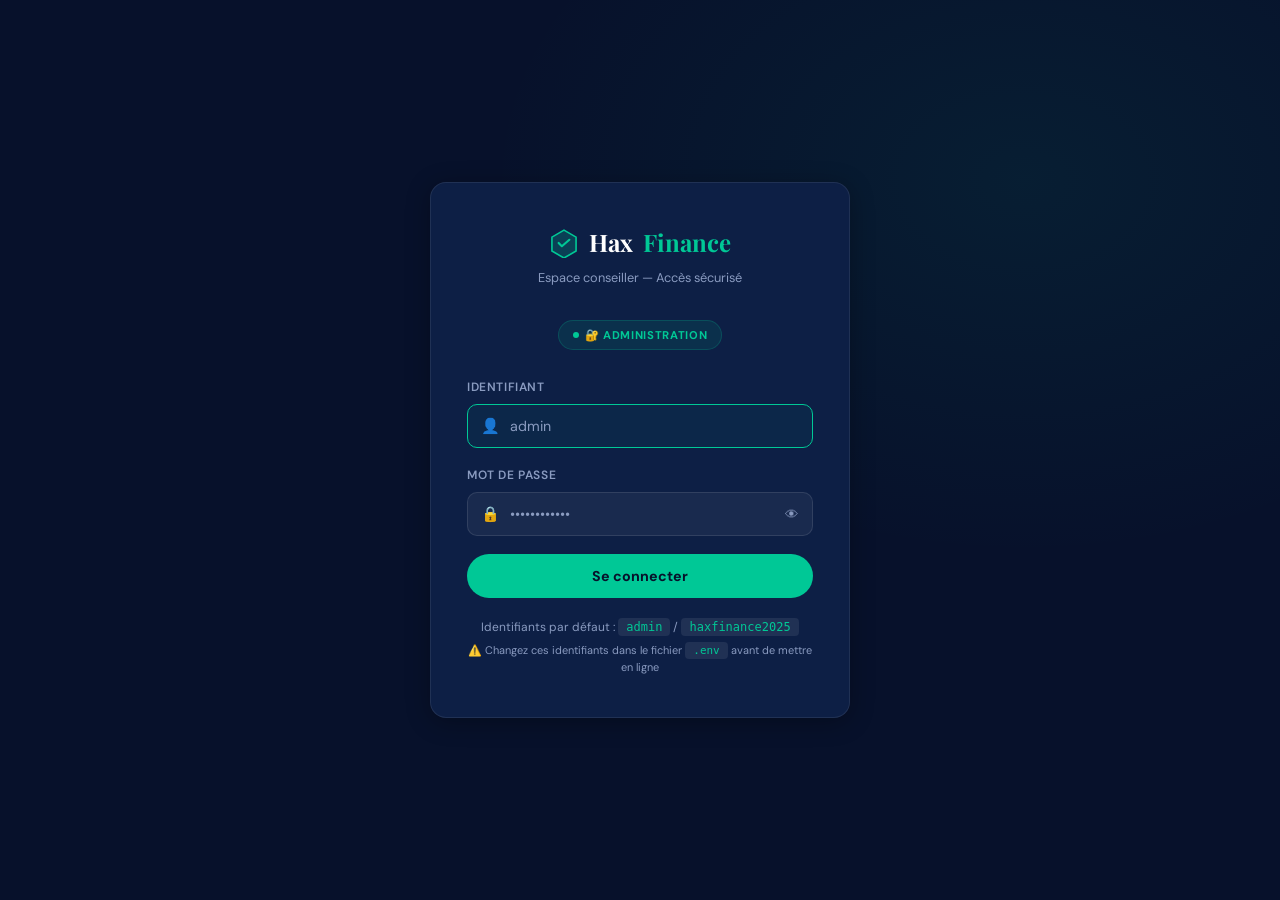
<file: admin/dashboard.html>
<!DOCTYPE html>
<html lang="fr">
<head>
  <meta charset="UTF-8" />
  <meta name="viewport" content="width=device-width, initial-scale=1.0" />
  <title>Dashboard — HaxFinance Admin</title>
  <link rel="preconnect" href="https://fonts.googleapis.com" />
  <link rel="preconnect" href="https://fonts.gstatic.com" crossorigin />
  <link href="https://fonts.googleapis.com/css2?family=Playfair+Display:wght@700&family=DM+Sans:wght@400;500;600;700&display=swap" rel="stylesheet" />
  <link rel="stylesheet" href="css/admin.css" />
</head>
<body>

<div class="layout">

  <!-- ═══════════════════════════════════════════
       SIDEBAR
  ═══════════════════════════════════════════ -->
  <aside class="sidebar">
    <div class="sidebar-logo">
      <svg viewBox="0 0 28 28" fill="none">
        <path d="M14 2L25.26 8.5V21.5L14 28L2.74 21.5V8.5L14 2Z" fill="#00C896" opacity=".2"/>
        <path d="M14 2L25.26 8.5V21.5L14 28L2.74 21.5V8.5L14 2Z" stroke="#00C896" stroke-width="1.5"/>
        <path d="M9 14l3 3 7-6" stroke="#00C896" stroke-width="2" stroke-linecap="round" stroke-linejoin="round"/>
      </svg>
      Hax<span>Finance</span>
      <span class="sidebar-badge">Admin</span>
    </div>

    <nav class="sidebar-nav">
      <div class="nav-section-titre">Tableau de bord</div>
      <a href="dashboard.html" class="nav-lien actif">
        <span class="icone">📊</span> Vue d'ensemble
      </a>

      <div class="nav-section-titre" style="margin-top:12px;">Gestion</div>
      <a href="demandes.html" class="nav-lien">
        <span class="icone">📋</span> Toutes les demandes
        <span class="badge-statut en_attente nav-badge" id="badge-en-attente" style="display:none;">0</span>
      </a>
      <a href="demandes.html?statut=en_attente" class="nav-lien">
        <span class="icone">🕐</span> En attente
      </a>
      <a href="demandes.html?statut=en_cours" class="nav-lien">
        <span class="icone">⚙️</span> En cours de traitement
      </a>
      <a href="demandes.html?statut=approuve" class="nav-lien">
        <span class="icone">✅</span> Approuvées
      </a>
      <a href="demandes.html?statut=refuse" class="nav-lien">
        <span class="icone">❌</span> Refusées
      </a>

      <div class="nav-section-titre" style="margin-top:12px;">Site public</div>
      <a href="../../index.html" class="nav-lien" target="_blank">
        <span class="icone">🌐</span> Voir le site
      </a>
    </nav>

    <div class="sidebar-footer">
      <div class="sidebar-user">
        <div class="user-avatar">A</div>
        <div class="user-info">
          <strong>Administrateur</strong>
          <span>Conseiller principal</span>
        </div>
        <button class="btn-deconnexion" onclick="deconnecter()">Quitter</button>
      </div>
    </div>
  </aside>

  <!-- ═══════════════════════════════════════════
       CONTENU PRINCIPAL
  ═══════════════════════════════════════════ -->
  <div class="main">

    <!-- Topbar -->
    <header class="topbar">
      <button class="burger-admin" id="burger-admin" aria-label="Menu">
        <span></span><span></span><span></span>
      </button>
      <div class="topbar-titre">
        Vue d'ensemble
        <small id="topbar-date"></small>
      </div>
      <div class="topbar-actions">
        <a href="demandes.html" style="font-size:.85rem;color:var(--vert);font-weight:600;">
          Voir toutes les demandes →
        </a>
      </div>
    </header>

    <!-- Contenu dashboard -->
    <main class="page-contenu">

      <!-- ── STATISTIQUES PRINCIPALES ────────────────── -->
      <div class="grille-stats" id="grille-stats">

        <div class="stat-card">
          <div class="stat-icone bleu">📋</div>
          <div class="stat-corps">
            <div class="stat-label">Total des demandes</div>
            <div class="stat-valeur" id="stat-total">—</div>
            <div class="stat-sous">Depuis le lancement</div>
          </div>
        </div>

        <div class="stat-card">
          <div class="stat-icone or">🕐</div>
          <div class="stat-corps">
            <div class="stat-label">En attente</div>
            <div class="stat-valeur" id="stat-en-attente" style="color:var(--or)">—</div>
            <div class="stat-sous">À traiter en priorité</div>
          </div>
        </div>

        <div class="stat-card">
          <div class="stat-icone vert">✅</div>
          <div class="stat-corps">
            <div class="stat-label">Taux d'approbation</div>
            <div class="stat-valeur" id="stat-taux-approbation" style="color:var(--vert)">—</div>
            <div class="stat-sous"><span id="stat-approuves">—</span> dossiers approuvés</div>
          </div>
        </div>

        <div class="stat-card">
          <div class="stat-icone violet">💰</div>
          <div class="stat-corps">
            <div class="stat-label">Volume total demandé</div>
            <div class="stat-valeur" id="stat-montant-total" style="font-size:1.2rem">—</div>
            <div class="stat-sous">Moy. <span id="stat-montant-moyen">—</span></div>
          </div>
        </div>

      </div>
      <!-- /grille-stats -->


      <!-- ── GRAPHIQUES ──────────────────────────────── -->
      <div class="grille-2" style="margin-bottom:26px;">

        <!-- Répartition par statut -->
        <div class="carte">
          <div class="section-titre">
            📈 Répartition par statut
            <button onclick="chargerDashboard()">↻ Actualiser</button>
          </div>
          <div id="graphe-statuts">
            <!-- Rempli par JS -->
            <div class="skeleton sk-line" style="width:100%;height:12px;margin-bottom:18px"></div>
            <div class="skeleton sk-line" style="width:80%;height:12px;margin-bottom:18px"></div>
            <div class="skeleton sk-line" style="width:60%;height:12px;margin-bottom:18px"></div>
          </div>
        </div>

        <!-- Répartition par type de prêt -->
        <div class="carte">
          <div class="section-titre">
            🏦 Volume par type de prêt
          </div>
          <div id="graphe-types">
            <div class="skeleton sk-line" style="width:100%;height:12px;margin-bottom:18px"></div>
            <div class="skeleton sk-line" style="width:70%;height:12px;margin-bottom:18px"></div>
            <div class="skeleton sk-line" style="width:50%;height:12px;margin-bottom:18px"></div>
          </div>
        </div>

      </div>


      <!-- ── DERNIÈRES DEMANDES ──────────────────────── -->
      <div class="carte">
        <div class="section-titre">
          🔔 Dernières demandes reçues
          <a href="demandes.html">Tout voir →</a>
        </div>

        <div class="table-wrap">
          <table>
            <thead>
              <tr>
                <th>Référence</th>
                <th>Client</th>
                <th>Type</th>
                <th>Montant</th>
                <th>Date</th>
                <th>Statut</th>
                <th></th>
              </tr>
            </thead>
            <tbody id="tbody-recentes">
              <!-- Rempli par JS -->
              <tr>
                <td colspan="7" style="padding:40px;text-align:center;color:var(--gris-texte);">
                  <div class="skeleton sk-line" style="width:90%;margin:0 auto 12px"></div>
                  <div class="skeleton sk-line" style="width:75%;margin:0 auto 12px"></div>
                  <div class="skeleton sk-line" style="width:80%;margin:0 auto"></div>
                </td>
              </tr>
            </tbody>
          </table>
        </div>
      </div>

    </main>
    <!-- /page-contenu -->
  </div>
  <!-- /main -->

</div>
<!-- /layout -->

<!-- Panneau détail demande -->
<div class="overlay" id="overlay" onclick="fermerPanneau()"></div>
<div class="panneau-detail" id="panneau-detail">
  <div class="panneau-header">
    <div>
      <div class="panneau-titre" id="panneau-titre">Demande</div>
      <div class="panneau-ref" id="panneau-ref"></div>
    </div>
    <button class="btn-fermer" onclick="fermerPanneau()" title="Fermer">✕</button>
  </div>
  <div class="panneau-corps">

    <!-- Client -->
    <div class="detail-section">
      <div class="detail-section-titre">👤 Informations client</div>
      <div class="detail-ligne"><span class="detail-label">Nom complet</span><span class="detail-valeur" id="d-nom">—</span></div>
      <div class="detail-ligne"><span class="detail-label">Email</span><span class="detail-valeur" id="d-email">—</span></div>
      <div class="detail-ligne"><span class="detail-label">Téléphone</span><span class="detail-valeur" id="d-tel">—</span></div>
      <div class="detail-ligne"><span class="detail-label">Situation pro.</span><span class="detail-valeur" id="d-situation">—</span></div>
      <div class="detail-ligne"><span class="detail-label">Date soumission</span><span class="detail-valeur" id="d-date">—</span></div>
    </div>

    <!-- Prêt -->
    <div class="detail-section">
      <div class="detail-section-titre">💰 Détails du prêt</div>
      <div class="detail-ligne"><span class="detail-label">Type</span><span class="detail-valeur" id="d-type">—</span></div>
      <div class="detail-ligne"><span class="detail-label">Montant</span><span id="d-montant">—</span></div>
      <div class="detail-ligne"><span class="detail-label">Durée</span><span class="detail-valeur" id="d-duree">—</span></div>
      <div class="detail-ligne"><span class="detail-label">Mensualité estimée</span><span class="detail-valeur vert" id="d-mensualite">—</span></div>
      <div class="detail-ligne"><span class="detail-label">Taux annuel</span><span class="detail-valeur" id="d-taux">—</span></div>
      <div class="detail-ligne"><span class="detail-label">Revenus mensuels</span><span class="detail-valeur" id="d-revenus">—</span></div>
      <div class="detail-ligne"><span class="detail-label">Taux d'endettement</span><span id="d-endettement">—</span></div>
      <div class="detail-ligne"><span class="detail-label">Coût total crédit</span><span class="detail-valeur" id="d-cout-total">—</span></div>
      <div class="detail-ligne"><span class="detail-label">Dont intérêts</span><span class="detail-valeur" id="d-interets">—</span></div>
    </div>

    <!-- Message client -->
    <div class="detail-section">
      <div class="detail-section-titre">💬 Message du client</div>
      <div style="background:rgba(255,255,255,.04);border-radius:8px;padding:12px;font-size:.87rem;color:var(--texte);line-height:1.6;font-style:italic;" id="d-message">—</div>
    </div>

    <!-- Traitement -->
    <div class="detail-section">
      <div class="detail-section-titre">⚙️ Traitement du dossier</div>
      <div class="statut-select-wrap">
        <label>Changer le statut</label>
        <select class="select-statut" id="select-statut">
          <option value="en_attente">🕐 En attente</option>
          <option value="en_cours">⚙️ En cours de traitement</option>
          <option value="approuve">✅ Approuvé</option>
          <option value="refuse">❌ Refusé</option>
          <option value="annule">🚫 Annulé</option>
        </select>
      </div>
      <div>
        <label style="display:block;font-size:.78rem;font-weight:600;color:var(--gris-texte);text-transform:uppercase;letter-spacing:.05em;margin-bottom:7px;">Notes internes</label>
        <textarea class="notes-textarea" id="notes-conseiller" placeholder="Ajoutez vos notes sur ce dossier…"></textarea>
      </div>
    </div>

  </div>
  <div class="panneau-footer">
    <button class="btn-sauver" id="btn-sauver" onclick="sauverDemande()">Sauvegarder</button>
    <button class="btn-annuler-panneau" onclick="fermerPanneau()">Annuler</button>
  </div>
</div>

<!-- Toast notifications -->
<div class="toast-admin" id="toast-admin">
  <span class="t-icone">✅</span>
  <div>
    <strong>Succès</strong>
    <span></span>
  </div>
</div>

<!-- Overlay sidebar mobile -->
<div id="overlay-sidebar" style="display:none;position:fixed;inset:0;z-index:49;background:rgba(0,0,0,.5)" onclick="document.querySelector('.sidebar').classList.remove('ouverte')"></div>

<script src="js/admin.js"></script>
<script>
// ── Vérification auth ───────────────────────────────────────
verifierAuth();

// ── Date du jour ───────────────────────────────────────────
document.getElementById('topbar-date').textContent =
  new Date().toLocaleDateString('fr-FR', { weekday:'long', day:'numeric', month:'long', year:'numeric' });

// ── Initialisation ──────────────────────────────────────────
async function init() {
  initialiserSidebar();

  // Charger stats et dernières demandes en parallèle
  await Promise.all([
    chargerDashboard(),
    chargerDernieresDemandes(),
  ]);
}

async function chargerDernieresDemandes() {
  try {
    const json = await fetch(`${CONFIG.API_URL}/api/admin/demandes?page=1&limit=5`, {
      headers: { 'x-admin-key': CONFIG.ADMIN_KEY }
    }).then(r => r.json());

    const demandes = json.data?.demandes || [];
    const tbody = document.getElementById('tbody-recentes');
    if (!tbody) return;

    if (!demandes.length) {
      tbody.innerHTML = `<tr><td colspan="7" class="etat-vide"><div class="emoji">📭</div><p>Aucune demande reçue pour l'instant.</p></td></tr>`;
      return;
    }

    const LABELS_TYPE_COURT  = { personnel:'💳', immobilier:'🏠', automobile:'🚗', rachat:'🔄' };
    const LABELS_TYPE2 = { personnel:'Personnel', immobilier:'Immobilier', automobile:'Automobile', rachat:'Rachat' };

    tbody.innerHTML = demandes.map(d => `
      <tr onclick="ouvrirDemandeParRef('${d.reference}')" style="cursor:pointer">
        <td class="ref">${d.reference}</td>
        <td class="nom">${d.client?.prenom} ${d.client?.nom}</td>
        <td><span class="badge-type">${LABELS_TYPE_COURT[d.pret?.typePret]||''} ${LABELS_TYPE2[d.pret?.typePret]||d.pret?.typePret}</span></td>
        <td class="montant">${fmt(d.pret?.montant)}</td>
        <td>${fmtDate(d.createdAt)}</td>
        <td><span class="badge-statut ${d.statut}">${{en_attente:'En attente',en_cours:'En cours',approuve:'Approuvé',refuse:'Refusé',annule:'Annulé'}[d.statut]||d.statut}</span></td>
        <td><button class="btn-action" onclick="event.stopPropagation();ouvrirDemandeParRef('${d.reference}')">Voir</button></td>
      </tr>
    `).join('');
  } catch(e) {
    const tbody = document.getElementById('tbody-recentes');
    if (tbody) tbody.innerHTML = `<tr><td colspan="7" class="etat-vide"><p>⚠️ ${e.message}</p></td></tr>`;
  }
}

init();
</script>

</body>
</html>
</file>
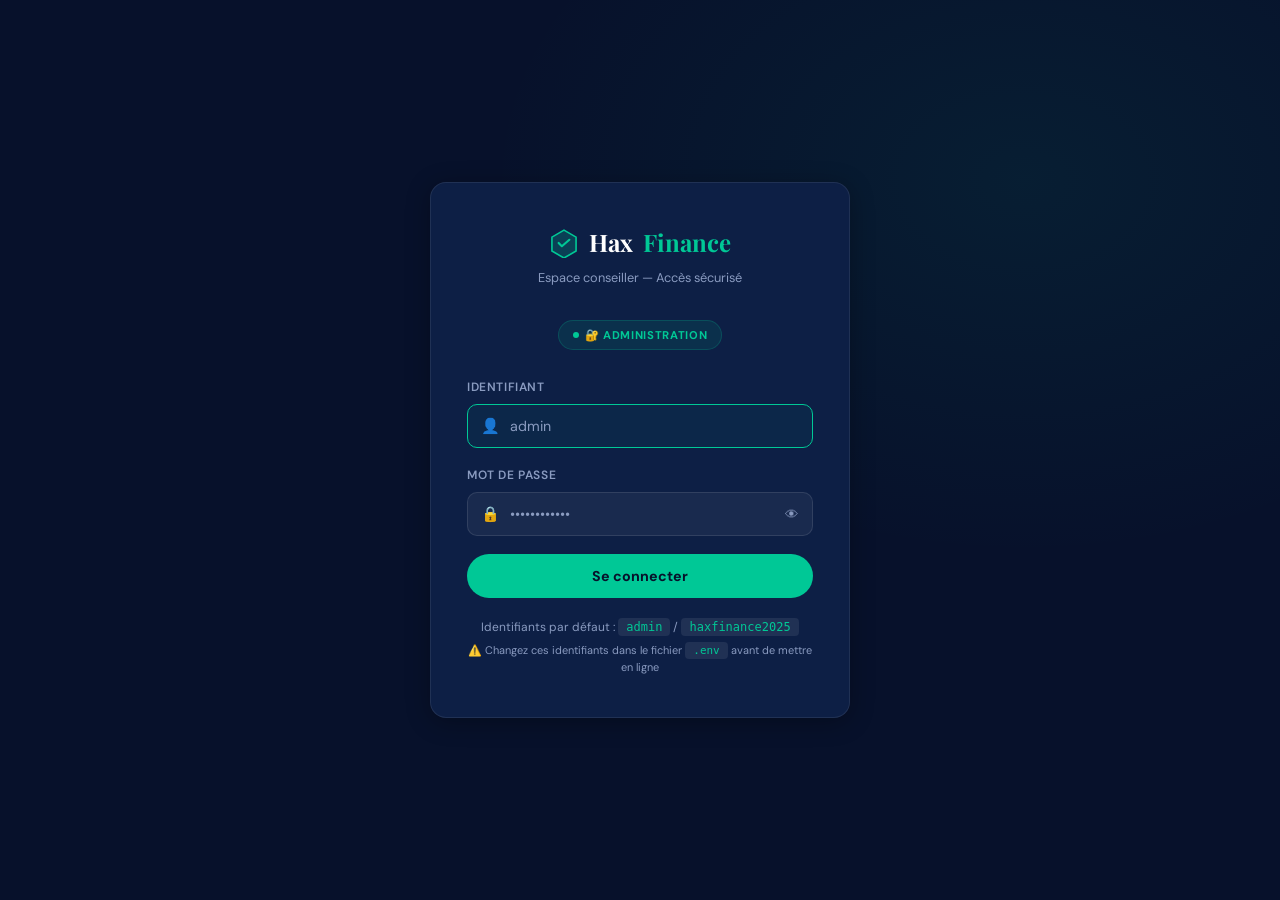
<file: admin/demandes.html>
<!DOCTYPE html>
<html lang="fr">
<head>
  <meta charset="UTF-8" />
  <meta name="viewport" content="width=device-width, initial-scale=1.0" />
  <title>Demandes — HaxFinance Admin</title>
  <link rel="preconnect" href="https://fonts.googleapis.com" />
  <link rel="preconnect" href="https://fonts.gstatic.com" crossorigin />
  <link href="https://fonts.googleapis.com/css2?family=Playfair+Display:wght@700&family=DM+Sans:wght@400;500;600;700&display=swap" rel="stylesheet" />
  <link rel="stylesheet" href="css/admin.css" />
</head>
<body>

<div class="layout">

  <!-- ═══════════════════════════════════════════
       SIDEBAR
  ═══════════════════════════════════════════ -->
  <aside class="sidebar">
    <div class="sidebar-logo">
      <svg viewBox="0 0 28 28" fill="none">
        <path d="M14 2L25.26 8.5V21.5L14 28L2.74 21.5V8.5L14 2Z" fill="#00C896" opacity=".2"/>
        <path d="M14 2L25.26 8.5V21.5L14 28L2.74 21.5V8.5L14 2Z" stroke="#00C896" stroke-width="1.5"/>
        <path d="M9 14l3 3 7-6" stroke="#00C896" stroke-width="2" stroke-linecap="round" stroke-linejoin="round"/>
      </svg>
      Hax<span>Finance</span>
      <span class="sidebar-badge">Admin</span>
    </div>

    <nav class="sidebar-nav">
      <div class="nav-section-titre">Tableau de bord</div>
      <a href="dashboard.html" class="nav-lien">
        <span class="icone">📊</span> Vue d'ensemble
      </a>

      <div class="nav-section-titre" style="margin-top:12px;">Gestion</div>
      <a href="demandes.html" class="nav-lien actif">
        <span class="icone">📋</span> Toutes les demandes
        <span class="badge-statut en_attente nav-badge" id="badge-en-attente" style="display:none;">0</span>
      </a>
      <a href="demandes.html?statut=en_attente" class="nav-lien" id="nav-en-attente">
        <span class="icone">🕐</span> En attente
      </a>
      <a href="demandes.html?statut=en_cours" class="nav-lien">
        <span class="icone">⚙️</span> En cours
      </a>
      <a href="demandes.html?statut=approuve" class="nav-lien">
        <span class="icone">✅</span> Approuvées
      </a>
      <a href="demandes.html?statut=refuse" class="nav-lien">
        <span class="icone">❌</span> Refusées
      </a>

      <div class="nav-section-titre" style="margin-top:12px;">Site public</div>
      <a href="../../index.html" class="nav-lien" target="_blank">
        <span class="icone">🌐</span> Voir le site
      </a>
    </nav>

    <div class="sidebar-footer">
      <div class="sidebar-user">
        <div class="user-avatar">A</div>
        <div class="user-info">
          <strong>Administrateur</strong>
          <span>Conseiller principal</span>
        </div>
        <button class="btn-deconnexion" onclick="deconnecter()">Quitter</button>
      </div>
    </div>
  </aside>

  <!-- ═══════════════════════════════════════════
       CONTENU PRINCIPAL
  ═══════════════════════════════════════════ -->
  <div class="main">

    <!-- Topbar -->
    <header class="topbar">
      <button class="burger-admin" id="burger-admin" aria-label="Menu">
        <span></span><span></span><span></span>
      </button>
      <div class="topbar-titre">
        Demandes de prêt
        <small id="topbar-sous">Chargement…</small>
      </div>
      <div class="topbar-actions">
        <button
          onclick="exporterCSV()"
          style="display:flex;align-items:center;gap:6px;padding:8px 16px;background:rgba(255,255,255,.07);border:1px solid rgba(255,255,255,.12);border-radius:8px;color:var(--texte);font-size:.82rem;font-weight:600;cursor:pointer;">
          📥 Exporter CSV
        </button>
        <button
          onclick="rafraichirListe()"
          style="padding:8px 12px;background:rgba(0,200,150,.1);border:1px solid rgba(0,200,150,.25);border-radius:8px;color:var(--vert);font-size:.82rem;font-weight:600;cursor:pointer;"
          title="Actualiser">
          ↻
        </button>
      </div>
    </header>

    <!-- Contenu liste des demandes -->
    <main class="page-contenu" id="tableau-section">

      <!-- ── Mini stats rapides ────────────────────── -->
      <div id="mini-stats" style="display:flex;gap:12px;flex-wrap:wrap;margin-bottom:20px;">
        <div style="background:var(--bleu-fonce);border:1px solid rgba(255,255,255,.07);border-radius:10px;padding:12px 18px;display:flex;align-items:center;gap:10px;">
          <span style="font-size:1.2rem;">📋</span>
          <div>
            <div style="font-size:.72rem;color:var(--gris-texte);">Total</div>
            <div style="font-weight:700;color:var(--blanc);" id="ms-total">—</div>
          </div>
        </div>
        <div style="background:var(--bleu-fonce);border:1px solid rgba(255,255,255,.07);border-radius:10px;padding:12px 18px;display:flex;align-items:center;gap:10px;">
          <span style="font-size:1.2rem;">🕐</span>
          <div>
            <div style="font-size:.72px;color:var(--gris-texte);">En attente</div>
            <div style="font-weight:700;color:var(--or);" id="ms-attente">—</div>
          </div>
        </div>
        <div style="background:var(--bleu-fonce);border:1px solid rgba(255,255,255,.07);border-radius:10px;padding:12px 18px;display:flex;align-items:center;gap:10px;">
          <span style="font-size:1.2rem;">✅</span>
          <div>
            <div style="font-size:.72rem;color:var(--gris-texte);">Approuvées</div>
            <div style="font-weight:700;color:var(--vert);" id="ms-approuve">—</div>
          </div>
        </div>
      </div>

      <!-- ── Filtres + Recherche ────────────────────── -->
      <div class="filtres-barre">
        <!-- Recherche par nom / email / référence -->
        <div class="recherche-wrap">
          <span class="icone-search">🔍</span>
          <input
            type="search"
            class="input-recherche"
            id="input-recherche"
            placeholder="Rechercher par nom, email, référence…"
          />
        </div>

        <!-- Filtre statut -->
        <select class="select-filtre" id="filtre-statut">
          <option value="">Tous les statuts</option>
          <option value="en_attente">🕐 En attente</option>
          <option value="en_cours">⚙️ En cours</option>
          <option value="approuve">✅ Approuvé</option>
          <option value="refuse">❌ Refusé</option>
          <option value="annule">🚫 Annulé</option>
        </select>

        <!-- Filtre type de prêt -->
        <select class="select-filtre" id="filtre-type">
          <option value="">Tous les types</option>
          <option value="personnel">💳 Personnel</option>
          <option value="immobilier">🏠 Immobilier</option>
          <option value="automobile">🚗 Automobile</option>
          <option value="rachat">🔄 Rachat</option>
        </select>

        <!-- Bouton réinitialiser filtres -->
        <button class="btn-filtre" id="btn-reset-filtres" onclick="reinitialiserFiltres()">
          ✕ Effacer les filtres
        </button>
      </div>

      <!-- ── Tableau ─────────────────────────────────── -->
      <div class="carte" style="padding:0">
        <div class="table-wrap">
          <table>
            <thead>
              <tr>
                <th class="checkbox-td">
                  <input type="checkbox" id="cb-tout" title="Tout sélectionner" style="accent-color:var(--vert);width:15px;height:15px;" />
                </th>
                <th onclick="trierPar('reference')" class="tri-actif">
                  Référence <span class="tri-icone" id="tri-reference">↓</span>
                </th>
                <th onclick="trierPar('client.nom')">
                  Client <span class="tri-icone" id="tri-client.nom"></span>
                </th>
                <th onclick="trierPar('pret.typePret')">
                  Type <span class="tri-icone" id="tri-pret.typePret"></span>
                </th>
                <th onclick="trierPar('pret.montant')">
                  Montant <span class="tri-icone" id="tri-pret.montant"></span>
                </th>
                <th onclick="trierPar('createdAt')">
                  Date <span class="tri-icone" id="tri-createdAt">↓</span>
                </th>
                <th onclick="trierPar('statut')">
                  Statut <span class="tri-icone" id="tri-statut"></span>
                </th>
                <th style="width:60px"></th>
              </tr>
            </thead>
            <tbody id="tbody-demandes">
              <!-- Rempli par admin.js -->
            </tbody>
          </table>
        </div>

        <!-- Pagination -->
        <div class="pagination">
          <div class="pagination-info" id="pagination-info">—</div>
          <div class="pagination-btns" id="pagination-btns"></div>
        </div>
      </div>

    </main>
  </div>
</div>

<!-- Panneau détail -->
<div class="overlay" id="overlay" onclick="fermerPanneau()"></div>
<div class="panneau-detail" id="panneau-detail">
  <div class="panneau-header">
    <div>
      <div class="panneau-titre" id="panneau-titre">Demande</div>
      <div class="panneau-ref" id="panneau-ref"></div>
    </div>
    <button class="btn-fermer" onclick="fermerPanneau()">✕</button>
  </div>
  <div class="panneau-corps">
    <div class="detail-section">
      <div class="detail-section-titre">👤 Client</div>
      <div class="detail-ligne"><span class="detail-label">Nom</span><span class="detail-valeur" id="d-nom">—</span></div>
      <div class="detail-ligne"><span class="detail-label">Email</span><span class="detail-valeur" id="d-email">—</span></div>
      <div class="detail-ligne"><span class="detail-label">Téléphone</span><span class="detail-valeur" id="d-tel">—</span></div>
      <div class="detail-ligne"><span class="detail-label">Situation</span><span class="detail-valeur" id="d-situation">—</span></div>
      <div class="detail-ligne"><span class="detail-label">Date demande</span><span class="detail-valeur" id="d-date">—</span></div>
    </div>
    <div class="detail-section">
      <div class="detail-section-titre">💰 Prêt</div>
      <div class="detail-ligne"><span class="detail-label">Type</span><span class="detail-valeur" id="d-type">—</span></div>
      <div class="detail-ligne"><span class="detail-label">Montant</span><span id="d-montant">—</span></div>
      <div class="detail-ligne"><span class="detail-label">Durée</span><span class="detail-valeur" id="d-duree">—</span></div>
      <div class="detail-ligne"><span class="detail-label">Mensualité</span><span class="detail-valeur vert" id="d-mensualite">—</span></div>
      <div class="detail-ligne"><span class="detail-label">Taux annuel</span><span class="detail-valeur" id="d-taux">—</span></div>
      <div class="detail-ligne"><span class="detail-label">Revenus</span><span class="detail-valeur" id="d-revenus">—</span></div>
      <div class="detail-ligne"><span class="detail-label">Taux endett.</span><span id="d-endettement">—</span></div>
      <div class="detail-ligne"><span class="detail-label">Coût total</span><span class="detail-valeur" id="d-cout-total">—</span></div>
      <div class="detail-ligne"><span class="detail-label">Intérêts</span><span class="detail-valeur" id="d-interets">—</span></div>
    </div>
    <div class="detail-section">
      <div class="detail-section-titre">💬 Message</div>
      <div style="background:rgba(255,255,255,.04);border-radius:8px;padding:12px;font-size:.87rem;color:var(--texte);line-height:1.6;font-style:italic;" id="d-message">—</div>
    </div>
    <div class="detail-section">
      <div class="detail-section-titre">⚙️ Traitement</div>
      <div class="statut-select-wrap">
        <label>Statut</label>
        <select class="select-statut" id="select-statut">
          <option value="en_attente">🕐 En attente</option>
          <option value="en_cours">⚙️ En cours</option>
          <option value="approuve">✅ Approuvé</option>
          <option value="refuse">❌ Refusé</option>
          <option value="annule">🚫 Annulé</option>
        </select>
      </div>
      <div>
        <label style="display:block;font-size:.78rem;font-weight:600;color:var(--gris-texte);text-transform:uppercase;letter-spacing:.05em;margin-bottom:7px;">Notes internes</label>
        <textarea class="notes-textarea" id="notes-conseiller" placeholder="Vos notes sur ce dossier…"></textarea>
      </div>
    </div>
  </div>
  <div class="panneau-footer">
    <button class="btn-sauver" id="btn-sauver" onclick="sauverDemande()">💾 Sauvegarder</button>
    <button class="btn-annuler-panneau" onclick="fermerPanneau()">Annuler</button>
  </div>
</div>

<!-- Toast -->
<div class="toast-admin" id="toast-admin">
  <span class="t-icone">✅</span>
  <div><strong>Succès</strong><span></span></div>
</div>

<script src="js/admin.js"></script>
<script>
verifierAuth();

// ── Initialisation ─────────────────────────────────────────
function init() {
  initialiserSidebar();
  initialiserFiltres();
  lireParamsURL();
  rafraichirListeAvecStats();
}

// ── Lire les paramètres de l'URL (?statut=en_attente) ──────
function lireParamsURL() {
  const params = new URLSearchParams(window.location.search);
  const statut = params.get('statut');
  const type   = params.get('type');
  if (statut) {
    ETAT.filtreStatut = statut;
    const sel = document.getElementById('filtre-statut');
    if (sel) sel.value = statut;
  }
  if (type) {
    ETAT.filtreType = type;
    const sel = document.getElementById('filtre-type');
    if (sel) sel.value = type;
  }
}

// ── Chargement liste + mini stats ─────────────────────────
async function rafraichirListeAvecStats() {
  await rafraichirListe();
  mettreAJourSous();

  // Mini stats (depuis le endpoint stats global)
  try {
    const json = await fetch(`${CONFIG.API_URL}/api/admin/stats`, {
      headers: { 'x-admin-key': CONFIG.ADMIN_KEY }
    }).then(r => r.json());

    const g = json.data?.global?.[0] || {};
    const p = json.data?.parStatut   || [];
    document.getElementById('ms-total')?.textContent   != null && (document.getElementById('ms-total').textContent   = g.total || 0);
    document.getElementById('ms-attente')?.textContent != null && (document.getElementById('ms-attente').textContent = p.find(s=>s._id==='en_attente')?.count || 0);
    document.getElementById('ms-approuve')?.textContent!= null && (document.getElementById('ms-approuve').textContent= p.find(s=>s._id==='approuve')?.count  || 0);

    const badge = document.getElementById('badge-en-attente');
    const nb = p.find(s=>s._id==='en_attente')?.count || 0;
    if (badge) { badge.textContent = nb; badge.style.display = nb>0 ? '' : 'none'; }
  } catch(e) {}
}

function mettreAJourSous() {
  const sous = document.getElementById('topbar-sous');
  if (sous) {
    const filtres = [
      ETAT.filtreStatut ? `Statut : ${ETAT.filtreStatut}` : '',
      ETAT.filtreType   ? `Type : ${ETAT.filtreType}`     : '',
      ETAT.recherche    ? `Recherche : "${ETAT.recherche}"` : '',
    ].filter(Boolean);
    sous.textContent = filtres.length ? filtres.join(' · ') : `${ETAT.total} demande${ETAT.total!==1?'s':''}`;
  }
}

// ── Tri colonnes ──────────────────────────────────────────
function trierPar(champ) {
  if (ETAT.triChamp === champ) {
    ETAT.triOrdre = ETAT.triOrdre === -1 ? 1 : -1;
  } else {
    ETAT.triChamp = champ;
    ETAT.triOrdre = -1;
  }
  // Mettre à jour les icônes
  document.querySelectorAll('.tri-icone').forEach(el => el.textContent = '');
  const icone = document.getElementById(`tri-${champ}`);
  if (icone) icone.textContent = ETAT.triOrdre === -1 ? '↓' : '↑';
  ETAT.page = 1;
  rafraichirListe();
}

// ── Réinitialiser les filtres ─────────────────────────────
function reinitialiserFiltres() {
  ETAT.filtreStatut = '';
  ETAT.filtreType   = '';
  ETAT.recherche    = '';
  ETAT.page         = 1;
  document.getElementById('filtre-statut').value  = '';
  document.getElementById('filtre-type').value    = '';
  document.getElementById('input-recherche').value = '';
  rafraichirListe();
  history.replaceState({}, '', 'demandes.html');
}

// ── Checkbox "tout sélectionner" ─────────────────────────
document.getElementById('cb-tout')?.addEventListener('change', function() {
  document.querySelectorAll('.cb-demande').forEach(cb => cb.checked = this.checked);
});

// Exposer
window.trierPar         = trierPar;
window.reinitialiserFiltres = reinitialiserFiltres;

init();
</script>

</body>
</html>
</file>
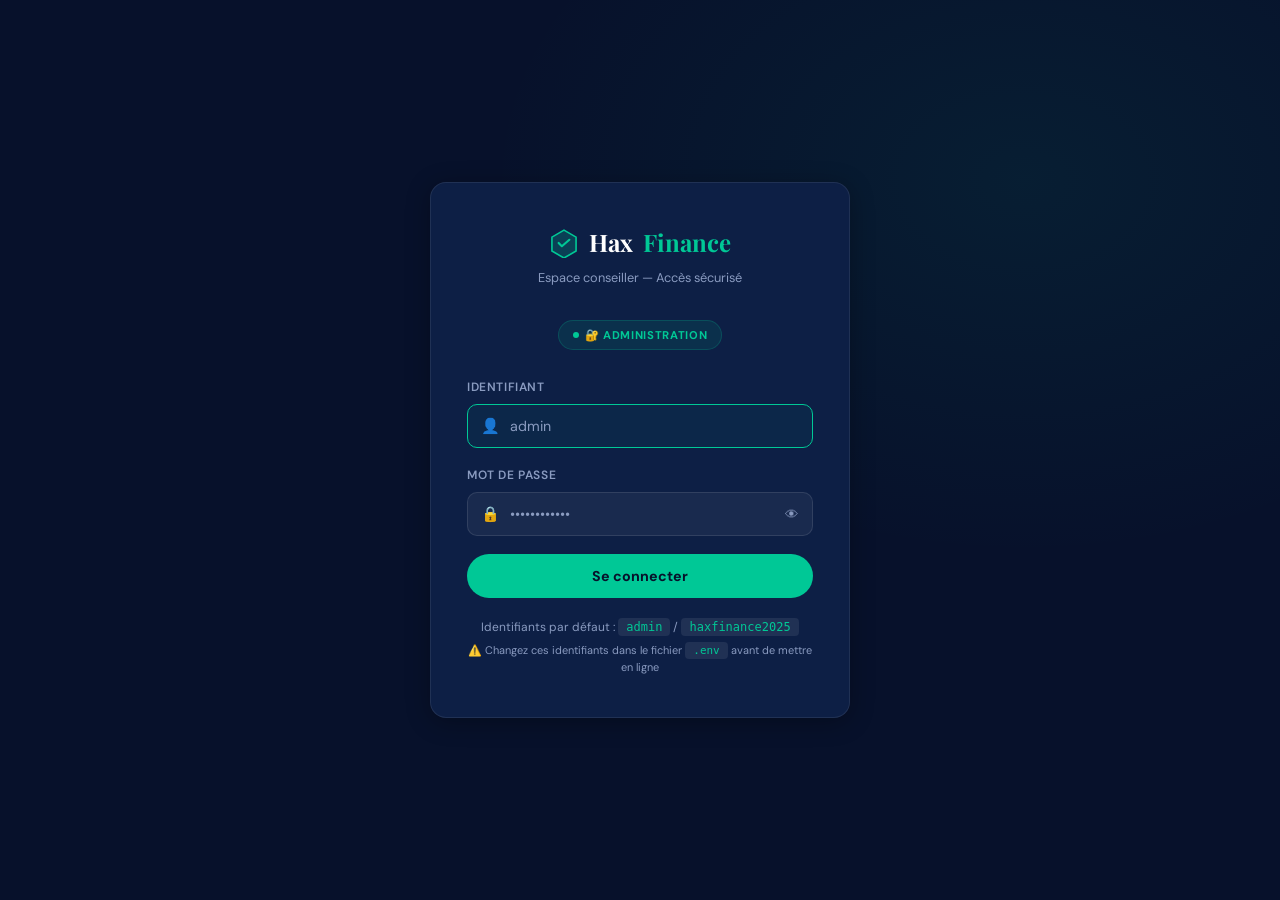
<file: admin/login.html>
<!DOCTYPE html>
<html lang="fr">
<head>
  <meta charset="UTF-8" />
  <meta name="viewport" content="width=device-width, initial-scale=1.0" />
  <title>Connexion — HaxFinance Admin</title>
  <link rel="preconnect" href="https://fonts.googleapis.com" />
  <link rel="preconnect" href="https://fonts.gstatic.com" crossorigin />
  <link href="https://fonts.googleapis.com/css2?family=Playfair+Display:wght@700&family=DM+Sans:wght@400;500;600;700&display=swap" rel="stylesheet" />
  <link rel="stylesheet" href="css/admin.css" />
</head>
<body>

<div class="login-page">
  <div class="login-card">

    <!-- Logo -->
    <div class="login-logo">
      <svg viewBox="0 0 28 28" fill="none">
        <path d="M14 2L25.26 8.5V21.5L14 28L2.74 21.5V8.5L14 2Z" fill="#00C896" opacity=".2"/>
        <path d="M14 2L25.26 8.5V21.5L14 28L2.74 21.5V8.5L14 2Z" stroke="#00C896" stroke-width="1.5"/>
        <path d="M9 14l3 3 7-6" stroke="#00C896" stroke-width="2" stroke-linecap="round" stroke-linejoin="round"/>
      </svg>
      Hax<span>Finance</span>
    </div>
    <p class="login-sous">Espace conseiller — Accès sécurisé</p>
    <div class="login-badge">🔐 Administration</div>

    <!-- Formulaire -->
    <form id="form-login">

      <!-- Identifiant -->
      <div class="champ-login">
        <label for="identifiant">Identifiant</label>
        <div class="input-login-wrap">
          <span class="icone-champ">👤</span>
          <input
            type="text"
            id="identifiant"
            placeholder="admin"
            autocomplete="username"
            required
          />
        </div>
      </div>

      <!-- Mot de passe -->
      <div class="champ-login">
        <label for="mdp">Mot de passe</label>
        <div class="input-login-wrap">
          <span class="icone-champ">🔒</span>
          <input
            type="password"
            id="mdp"
            placeholder="••••••••••••"
            autocomplete="current-password"
            required
          />
          <!-- Bouton afficher/masquer -->
          <button type="button" class="toggle-mdp" id="toggle-mdp" title="Afficher le mot de passe">
            👁
          </button>
        </div>
      </div>

      <!-- Message d'erreur -->
      <div class="login-erreur" id="login-erreur">
        Identifiant ou mot de passe incorrect.
      </div>

      <!-- Bouton connexion -->
      <button type="submit" class="btn-login" id="btn-login">
        Se connecter
      </button>

    </form>

    <!-- Info pour les tests -->
    <p class="login-info">
      Identifiants par défaut : <code>admin</code> / <code>haxfinance2025</code><br>
      <small style="margin-top:4px;display:block;font-size:.73rem;">
        ⚠️ Changez ces identifiants dans le fichier <code>.env</code> avant de mettre en ligne
      </small>
    </p>

  </div>
</div>

<script src="js/admin.js"></script>
<script>
// ── Si déjà connecté, rediriger vers le dashboard ─────────
if (estConnecte()) {
  window.location.href = 'dashboard.html';
}

// ── Toggle affichage mot de passe ──────────────────────────
document.getElementById('toggle-mdp').addEventListener('click', function() {
  const input = document.getElementById('mdp');
  const estVisible = input.type === 'text';
  input.type = estVisible ? 'password' : 'text';
  this.textContent = estVisible ? '👁' : '🙈';
});

// ── Soumission du formulaire ───────────────────────────────
document.getElementById('form-login').addEventListener('submit', async function(e) {
  e.preventDefault();

  const identifiant = document.getElementById('identifiant').value.trim();
  const mdp         = document.getElementById('mdp').value;
  const erreurEl    = document.getElementById('login-erreur');
  const btnEl       = document.getElementById('btn-login');

  // Masquer l'erreur précédente
  erreurEl.classList.remove('visible');

  // Feedback visuel
  btnEl.textContent = '⏳ Vérification…';
  btnEl.disabled    = true;

  // Petite pause pour simuler la vérification (UX)
  await new Promise(r => setTimeout(r, 600));

  try {
    // Vérification des identifiants via l'API backend
    const reponse = await fetch(`${CONFIG.API_URL}/api/admin/login`, {
      method:  'POST',
      headers: { 'Content-Type': 'application/json' },
      body:    JSON.stringify({ identifiant, mdp }),
    });

    const json = await reponse.json();

    if (reponse.ok && json.succes) {
      // Sauvegarder la clé de session et rediriger
      sauverSession(json.cle);
      window.location.href = 'dashboard.html';
    } else {
      erreurEl.textContent = json.message || 'Identifiant ou mot de passe incorrect.';
      erreurEl.classList.add('visible');
      btnEl.textContent = 'Se connecter';
      btnEl.disabled    = false;
    }

  } catch (err) {
    // Serveur non joignable
    erreurEl.textContent = 'Impossible de contacter le serveur. Vérifiez que le backend tourne (npm run dev).';
    erreurEl.classList.add('visible');
    btnEl.textContent = 'Se connecter';
    btnEl.disabled    = false;
  }
});

// ── Focus automatique sur l'identifiant ───────────────────
document.getElementById('identifiant').focus();
</script>

</body>
</html>
</file>
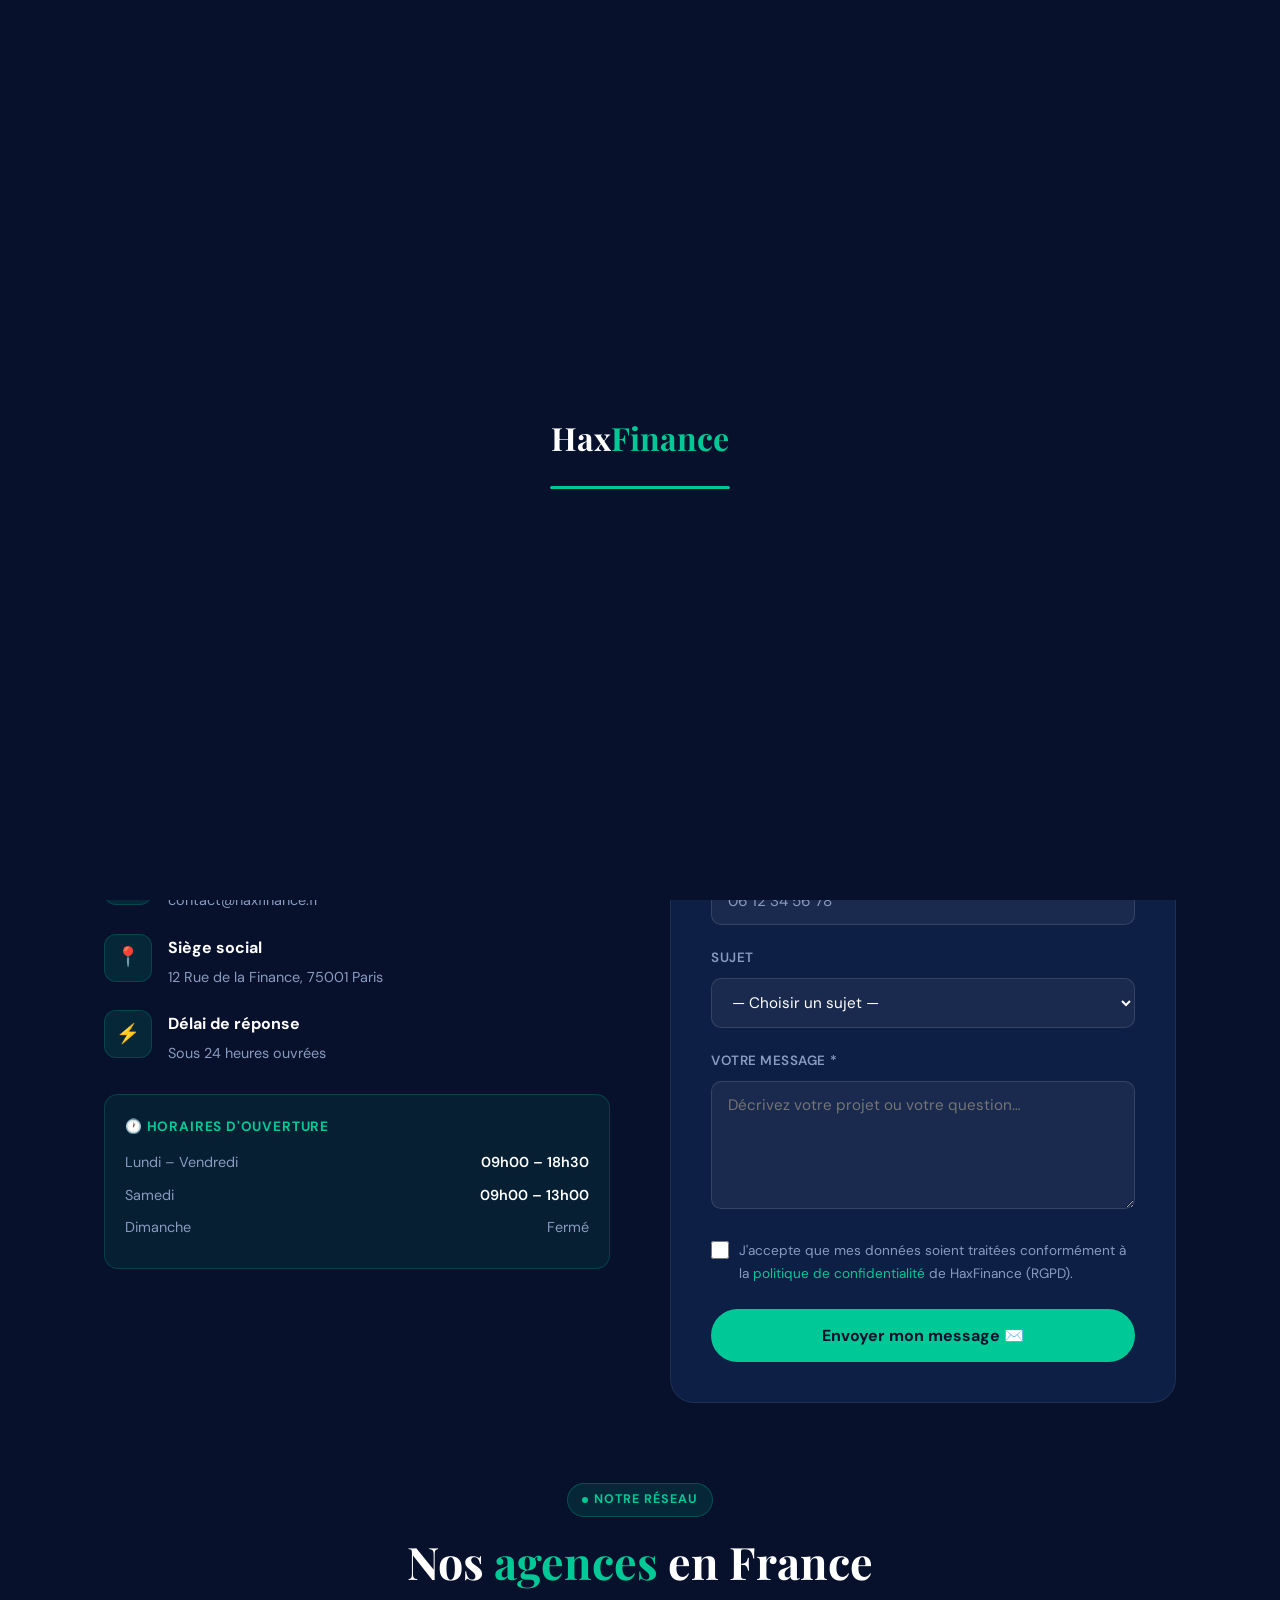
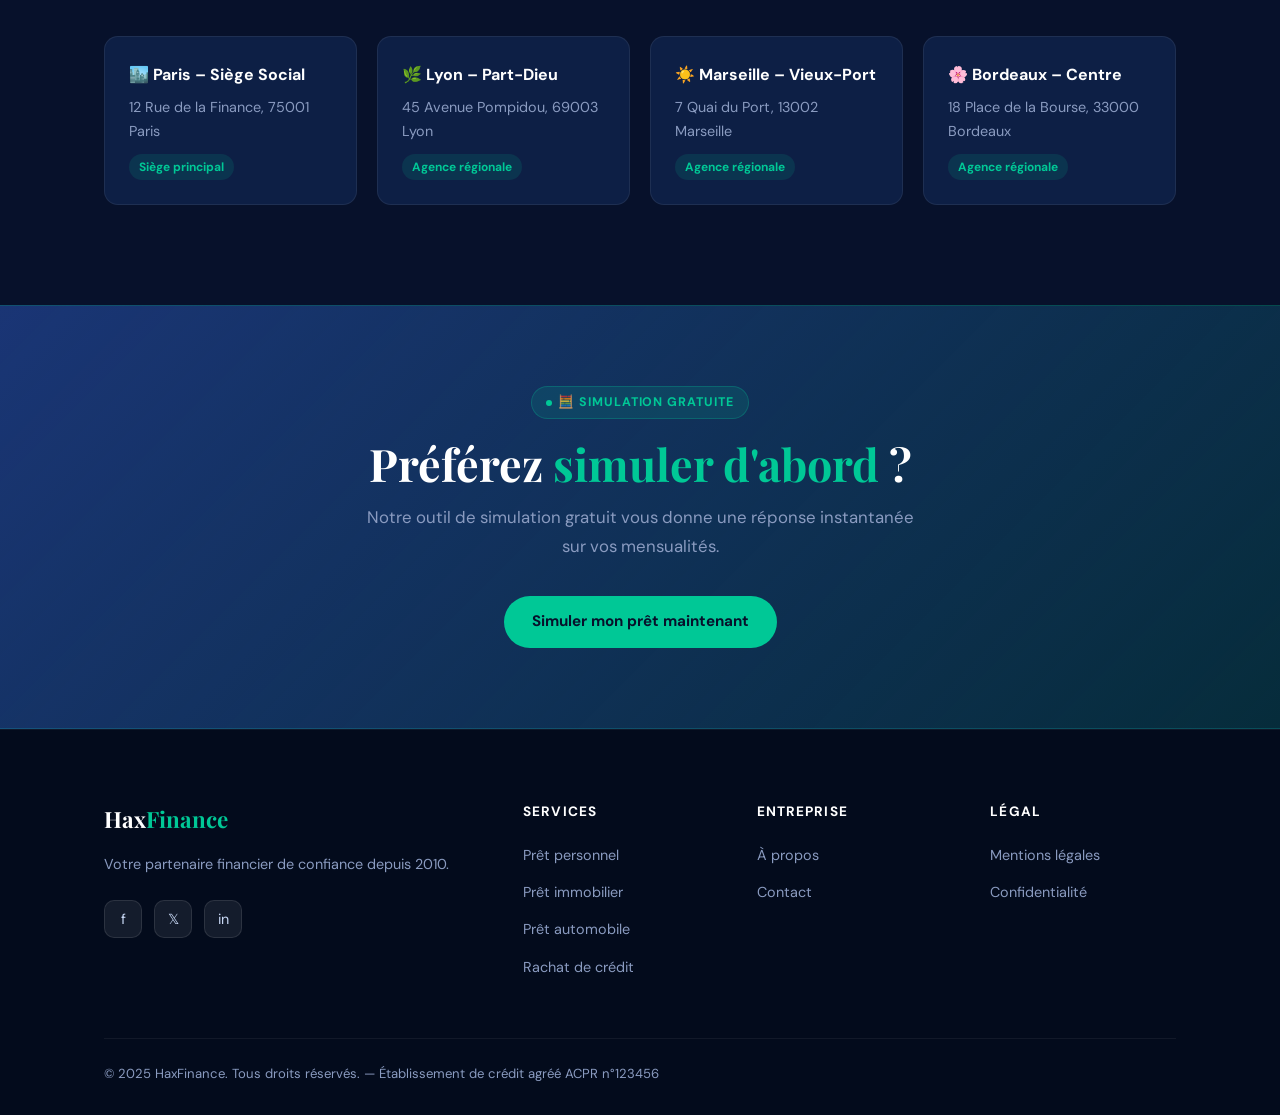
<file: pages/contact.html>
<!DOCTYPE html>
<html lang="fr">
<head>
  <meta charset="UTF-8" />
  <meta name="viewport" content="width=device-width, initial-scale=1.0" />
  <title>Contact — HaxFinance</title>
  <meta name="description" content="Contactez l'équipe HaxFinance. Nos conseillers sont disponibles du lundi au vendredi de 9h à 18h." />
  <link rel="preconnect" href="https://fonts.googleapis.com" />
  <link rel="preconnect" href="https://fonts.gstatic.com" crossorigin />
  <link href="https://fonts.googleapis.com/css2?family=Playfair+Display:wght@600;700&family=DM+Sans:wght@400;500;600;700&display=swap" rel="stylesheet" />
  <link rel="stylesheet" href="../css/style.css" />

  <style>
    /* ── Styles spécifiques Contact ── */

    /* Carte horaires */
    .horaires-card {
      background: rgba(0,200,150,.08);
      border: 1px solid rgba(0,200,150,.2);
      border-radius: var(--radius); padding: 20px;
      margin-top: 28px;
    }
    .horaires-card h4 {
      color: var(--vert); font-size: .85rem;
      font-weight: 700; text-transform: uppercase;
      letter-spacing: .06em; margin-bottom: 12px;
    }
    .horaire-ligne {
      display: flex; justify-content: space-between;
      font-size: .9rem; margin-bottom: 8px;
    }
    .horaire-ligne .jour { color: var(--gris-texte); }
    .horaire-ligne .heure { color: var(--blanc); font-weight: 600; }
    .horaire-ligne .ferme { color: var(--gris-texte); }

    /* Toast de succès */
    .toast {
      position: fixed; bottom: 30px; right: 30px;
      background: var(--bleu-fonce);
      border: 1px solid var(--vert);
      border-radius: 14px; padding: 16px 22px;
      display: flex; align-items: center; gap: 12px;
      box-shadow: var(--shadow);
      transform: translateX(120%);
      transition: transform .4s cubic-bezier(.34,1.56,.64,1);
      z-index: 200;
    }
    .toast.visible { transform: translateX(0); }
    .toast-icone { font-size: 1.4rem; }
    .toast strong { display: block; color: var(--blanc); }
    .toast span   { font-size: .85rem; color: var(--gris-texte); }

    /* Carte agence */
    .agences-grille {
      display: grid; grid-template-columns: repeat(auto-fit, minmax(240px, 1fr));
      gap: 20px; margin-top: 48px;
    }
    .carte-agence {
      background: var(--bleu-fonce);
      border: 1px solid rgba(255,255,255,.07);
      border-radius: var(--radius); padding: 24px;
      transition: var(--transition);
    }
    .carte-agence:hover {
      border-color: rgba(0,200,150,.25);
      transform: translateY(-4px);
    }
    .agence-nom {
      font-weight: 700; color: var(--blanc); margin-bottom: 6px;
    }
    .agence-adresse { font-size: .9rem; color: var(--gris-texte); }
    .agence-badge {
      display: inline-block; margin-top: 10px;
      font-size: .75rem; font-weight: 700;
      padding: 3px 10px; border-radius: 50px;
      background: rgba(0,200,150,.12);
      color: var(--vert);
    }
  </style>
</head>
<body>

<!-- LOADER -->
<div id="loader">
  <div class="loader-inner">
    <div class="loader-logo">Hax<span>Finance</span></div>
    <div class="loader-bar"></div>
  </div>
</div>

<!-- NAVIGATION -->
<nav class="navbar">
  <a href="../index.html" class="nav-logo">
    <svg viewBox="0 0 28 28" fill="none">
      <path d="M14 2L25.26 8.5V21.5L14 28L2.74 21.5V8.5L14 2Z" fill="#00C896" opacity=".2"/>
      <path d="M14 2L25.26 8.5V21.5L14 28L2.74 21.5V8.5L14 2Z" stroke="#00C896" stroke-width="1.5"/>
      <path d="M9 14l3 3 7-6" stroke="#00C896" stroke-width="2" stroke-linecap="round" stroke-linejoin="round"/>
    </svg>
    Hax<span>Finance</span>
  </a>
  <ul class="nav-links">
    <li><a href="../index.html">Accueil</a></li>
    <li><a href="services.html">Services</a></li>
    <li><a href="simulation.html">Simulation</a></li>
    <li><a href="apropos.html">À propos</a></li>
    <li><a href="contact.html" class="actif">Contact</a></li>
    <li><a href="simulation.html" class="nav-cta">Simuler un prêt</a></li>
  </ul>
  <button class="burger" aria-label="Menu"><span></span><span></span><span></span></button>
</nav>
<div class="nav-mobile">
  <a href="../index.html">Accueil</a>
  <a href="services.html">Services</a>
  <a href="simulation.html">Simulation</a>
  <a href="apropos.html">À propos</a>
  <a href="contact.html">Contact</a>
  <a href="simulation.html" class="nav-cta" style="text-align:center;border-radius:50px;">Simuler un prêt</a>
</div>

<!-- ═══════════════════════════════════════════════════════
     PAGE HERO
═══════════════════════════════════════════════════════ -->
<section class="page-hero">
  <div class="conteneur">
    <div class="badge">On est là pour vous</div>
    <h1 class="titre-section">Contactez-<span class="accent">nous</span></h1>
    <p class="sous-titre">Notre équipe de conseillers est disponible pour répondre à toutes vos questions sur nos offres de financement.</p>
  </div>
</section>

<!-- ═══════════════════════════════════════════════════════
     CONTACT PRINCIPAL
═══════════════════════════════════════════════════════ -->
<section class="section">
  <div class="conteneur">
    <div class="contact-grille">

      <!-- ─── Informations de contact ─── -->
      <div class="fade-in">
        <div class="badge">Nos coordonnées</div>
        <h2 class="titre-section">Parlons de <span class="accent">votre projet</span></h2>
        <p class="sous-titre">N'hésitez pas à nous appeler, à nous écrire ou à passer dans l'une de nos agences.</p>

        <div class="contact-items">

          <div class="contact-item">
            <div class="contact-icone">📞</div>
            <div class="contact-item-texte">
              <strong>Téléphone</strong>
              <span>01 23 45 67 89</span>
              <span style="display:block;font-size:.8rem;color:var(--gris-texte);margin-top:2px;">Service gratuit + prix d'un appel local</span>
            </div>
          </div>

          <div class="contact-item">
            <div class="contact-icone">✉️</div>
            <div class="contact-item-texte">
              <strong>Email</strong>
              <span>contact@haxfinance.fr</span>
            </div>
          </div>

          <div class="contact-item">
            <div class="contact-icone">📍</div>
            <div class="contact-item-texte">
              <strong>Siège social</strong>
              <span>12 Rue de la Finance, 75001 Paris</span>
            </div>
          </div>

          <div class="contact-item">
            <div class="contact-icone">⚡</div>
            <div class="contact-item-texte">
              <strong>Délai de réponse</strong>
              <span>Sous 24 heures ouvrées</span>
            </div>
          </div>

        </div>

        <!-- Horaires -->
        <div class="horaires-card">
          <h4>🕐 Horaires d'ouverture</h4>
          <div class="horaire-ligne">
            <span class="jour">Lundi – Vendredi</span>
            <span class="heure">09h00 – 18h30</span>
          </div>
          <div class="horaire-ligne">
            <span class="jour">Samedi</span>
            <span class="heure">09h00 – 13h00</span>
          </div>
          <div class="horaire-ligne">
            <span class="jour">Dimanche</span>
            <span class="ferme">Fermé</span>
          </div>
        </div>

      </div>

      <!-- ─── Formulaire de contact ─── -->
      <div class="fade-in fade-in-delay-2">
        <form id="form-contact" novalidate>
          <div class="formulaire-card">

            <h2 class="form-titre">Envoyer un message</h2>

            <div class="form-ligne">
              <div class="form-groupe">
                <label for="c-prenom">Prénom *</label>
                <input type="text" id="c-prenom" name="prenom" placeholder="Marie" required />
                <div class="erreur">Veuillez entrer votre prénom.</div>
              </div>
              <div class="form-groupe">
                <label for="c-nom">Nom *</label>
                <input type="text" id="c-nom" name="nom" placeholder="Dupont" required />
                <div class="erreur">Veuillez entrer votre nom.</div>
              </div>
            </div>

            <div class="form-groupe">
              <label for="c-email">Adresse email *</label>
              <input type="email" id="c-email" name="email" placeholder="marie@email.com" required />
              <div class="erreur">Adresse email invalide.</div>
            </div>

            <div class="form-groupe">
              <label for="c-tel">Téléphone</label>
              <input type="tel" id="c-tel" name="tel" placeholder="06 12 34 56 78" />
            </div>

            <div class="form-groupe">
              <label for="c-sujet">Sujet</label>
              <select id="c-sujet" name="sujet">
                <option value="">— Choisir un sujet —</option>
                <option value="simulation">Demande de simulation</option>
                <option value="dossier">Suivi de dossier</option>
                <option value="information">Demande d'information</option>
                <option value="reclamation">Réclamation</option>
                <option value="partenariat">Partenariat</option>
                <option value="autre">Autre</option>
              </select>
            </div>

            <div class="form-groupe">
              <label for="c-message">Votre message *</label>
              <textarea id="c-message" name="message" rows="5"
                        placeholder="Décrivez votre projet ou votre question…"
                        style="resize:vertical" required></textarea>
              <div class="erreur">Veuillez rédiger un message.</div>
            </div>

            <!-- Protection anti-spam -->
            <label style="display:flex;align-items:flex-start;gap:10px;cursor:pointer;margin-bottom:24px;">
              <input type="checkbox" id="c-rgpd" style="width:18px;height:18px;margin-top:2px;accent-color:var(--vert);flex-shrink:0;" required />
              <span style="font-size:.85rem;color:var(--gris-texte);">
                J'accepte que mes données soient traitées conformément à la
                <a href="#" style="color:var(--vert)">politique de confidentialité</a> de HaxFinance (RGPD).
              </span>
            </label>

            <button type="submit" class="btn btn-vert" style="width:100%;justify-content:center;font-size:1rem;padding:16px;">
              Envoyer mon message ✉️
            </button>

          </div>
        </form>
      </div>

    </div><!-- /contact-grille -->

    <!-- ─── Nos agences ─── -->
    <div class="centre fade-in" style="margin-top:80px;">
      <div class="badge">Notre réseau</div>
      <h2 class="titre-section">Nos <span class="accent">agences</span> en France</h2>
    </div>

    <div class="agences-grille">
      <div class="carte-agence fade-in fade-in-delay-1">
        <div class="agence-nom">🏙️ Paris – Siège Social</div>
        <div class="agence-adresse">12 Rue de la Finance, 75001 Paris</div>
        <div class="agence-badge">Siège principal</div>
      </div>
      <div class="carte-agence fade-in fade-in-delay-2">
        <div class="agence-nom">🌿 Lyon – Part-Dieu</div>
        <div class="agence-adresse">45 Avenue Pompidou, 69003 Lyon</div>
        <div class="agence-badge">Agence régionale</div>
      </div>
      <div class="carte-agence fade-in fade-in-delay-3">
        <div class="agence-nom">☀️ Marseille – Vieux-Port</div>
        <div class="agence-adresse">7 Quai du Port, 13002 Marseille</div>
        <div class="agence-badge">Agence régionale</div>
      </div>
      <div class="carte-agence fade-in fade-in-delay-4">
        <div class="agence-nom">🌸 Bordeaux – Centre</div>
        <div class="agence-adresse">18 Place de la Bourse, 33000 Bordeaux</div>
        <div class="agence-badge">Agence régionale</div>
      </div>
    </div>

  </div>
</section>

<!-- CTA -->
<section class="section-cta fade-in">
  <div class="conteneur">
    <div class="badge" style="margin:0 auto 18px;">🧮 Simulation gratuite</div>
    <h2 class="titre-section">Préférez <span class="accent">simuler d'abord</span> ?</h2>
    <p class="sous-titre">Notre outil de simulation gratuit vous donne une réponse instantanée sur vos mensualités.</p>
    <div class="actions">
      <a href="simulation.html" class="btn btn-vert">Simuler mon prêt maintenant</a>
    </div>
  </div>
</section>

<!-- Toast -->
<div class="toast" id="toast">
  <span class="toast-icone">✅</span>
  <div>
    <strong>Message envoyé !</strong>
    <span>Nous vous répondrons sous 24h.</span>
  </div>
</div>

<!-- FOOTER -->
<footer>
  <div class="conteneur">
    <div class="footer-grille">
      <div>
        <div class="footer-logo">Hax<span>Finance</span></div>
        <p class="footer-desc">Votre partenaire financier de confiance depuis 2010.</p>
        <div class="footer-social">
          <a href="#" class="social-btn">f</a>
          <a href="#" class="social-btn">𝕏</a>
          <a href="#" class="social-btn">in</a>
        </div>
      </div>
      <div class="footer-col">
        <h4>Services</h4>
        <ul>
          <li><a href="services.html#personnel">Prêt personnel</a></li>
          <li><a href="services.html#immobilier">Prêt immobilier</a></li>
          <li><a href="services.html#automobile">Prêt automobile</a></li>
          <li><a href="services.html#rachat">Rachat de crédit</a></li>
        </ul>
      </div>
      <div class="footer-col">
        <h4>Entreprise</h4>
        <ul>
          <li><a href="apropos.html">À propos</a></li>
          <li><a href="contact.html">Contact</a></li>
        </ul>
      </div>
      <div class="footer-col">
        <h4>Légal</h4>
        <ul>
          <li><a href="#">Mentions légales</a></li>
          <li><a href="#">Confidentialité</a></li>
        </ul>
      </div>
    </div>
    <div class="footer-bas">
      <p>© 2025 HaxFinance. Tous droits réservés. — Établissement de crédit agréé ACPR n°123456</p>
    </div>
  </div>
</footer>

<script src="../js/main.js"></script>
<script>
/* ── Validation et soumission du formulaire de contact ── */
const formContact = document.getElementById('form-contact');
const toast       = document.getElementById('toast');

if (formContact) {
  formContact.addEventListener('submit', (e) => {
    e.preventDefault();
    let valide = true;

    /* Validation champ par champ */
    const prenom  = document.getElementById('c-prenom');
    const nom     = document.getElementById('c-nom');
    const email   = document.getElementById('c-email');
    const message = document.getElementById('c-message');
    const rgpd    = document.getElementById('c-rgpd');

    // Vérifier prénom
    const g = (id) => document.getElementById(id)?.closest('.form-groupe');
    const setErr = (input, test, msg) => {
      const grp = input?.closest('.form-groupe');
      if (!grp) return !test;
      const errEl = grp.querySelector('.erreur');
      if (test) {
        grp.classList.add('invalide');
        if (errEl) errEl.textContent = msg;
        valide = false;
      } else {
        grp.classList.remove('invalide');
      }
    };

    setErr(prenom,  !prenom?.value.trim() || prenom.value.trim().length < 2, 'Prénom requis.');
    setErr(nom,     !nom?.value.trim() || nom.value.trim().length < 2,       'Nom requis.');
    setErr(email,   !/^[^\s@]+@[^\s@]+\.[^\s@]+$/.test(email?.value || ''), 'Email invalide.');
    setErr(message, !message?.value.trim() || message.value.trim().length < 10, 'Message trop court.');

    if (!rgpd?.checked) {
      alert('Veuillez accepter la politique de confidentialité.');
      valide = false;
    }

    if (!valide) return;

    /* Simuler l'envoi */
    const btn = formContact.querySelector('button[type="submit"]');
    btn.textContent = '⏳ Envoi en cours…';
    btn.disabled = true;

    setTimeout(() => {
      btn.textContent = '✓ Message envoyé !';
      btn.style.background = 'var(--vert)';

      // Afficher le toast
      if (toast) {
        toast.classList.add('visible');
        setTimeout(() => toast.classList.remove('visible'), 4500);
      }

      // Reset après 3s
      setTimeout(() => {
        btn.textContent = 'Envoyer mon message ✉️';
        btn.style.background = '';
        btn.disabled = false;
        formContact.reset();
      }, 3000);

    }, 1200);
  });
}
</script>
</body>
</html>
</file>
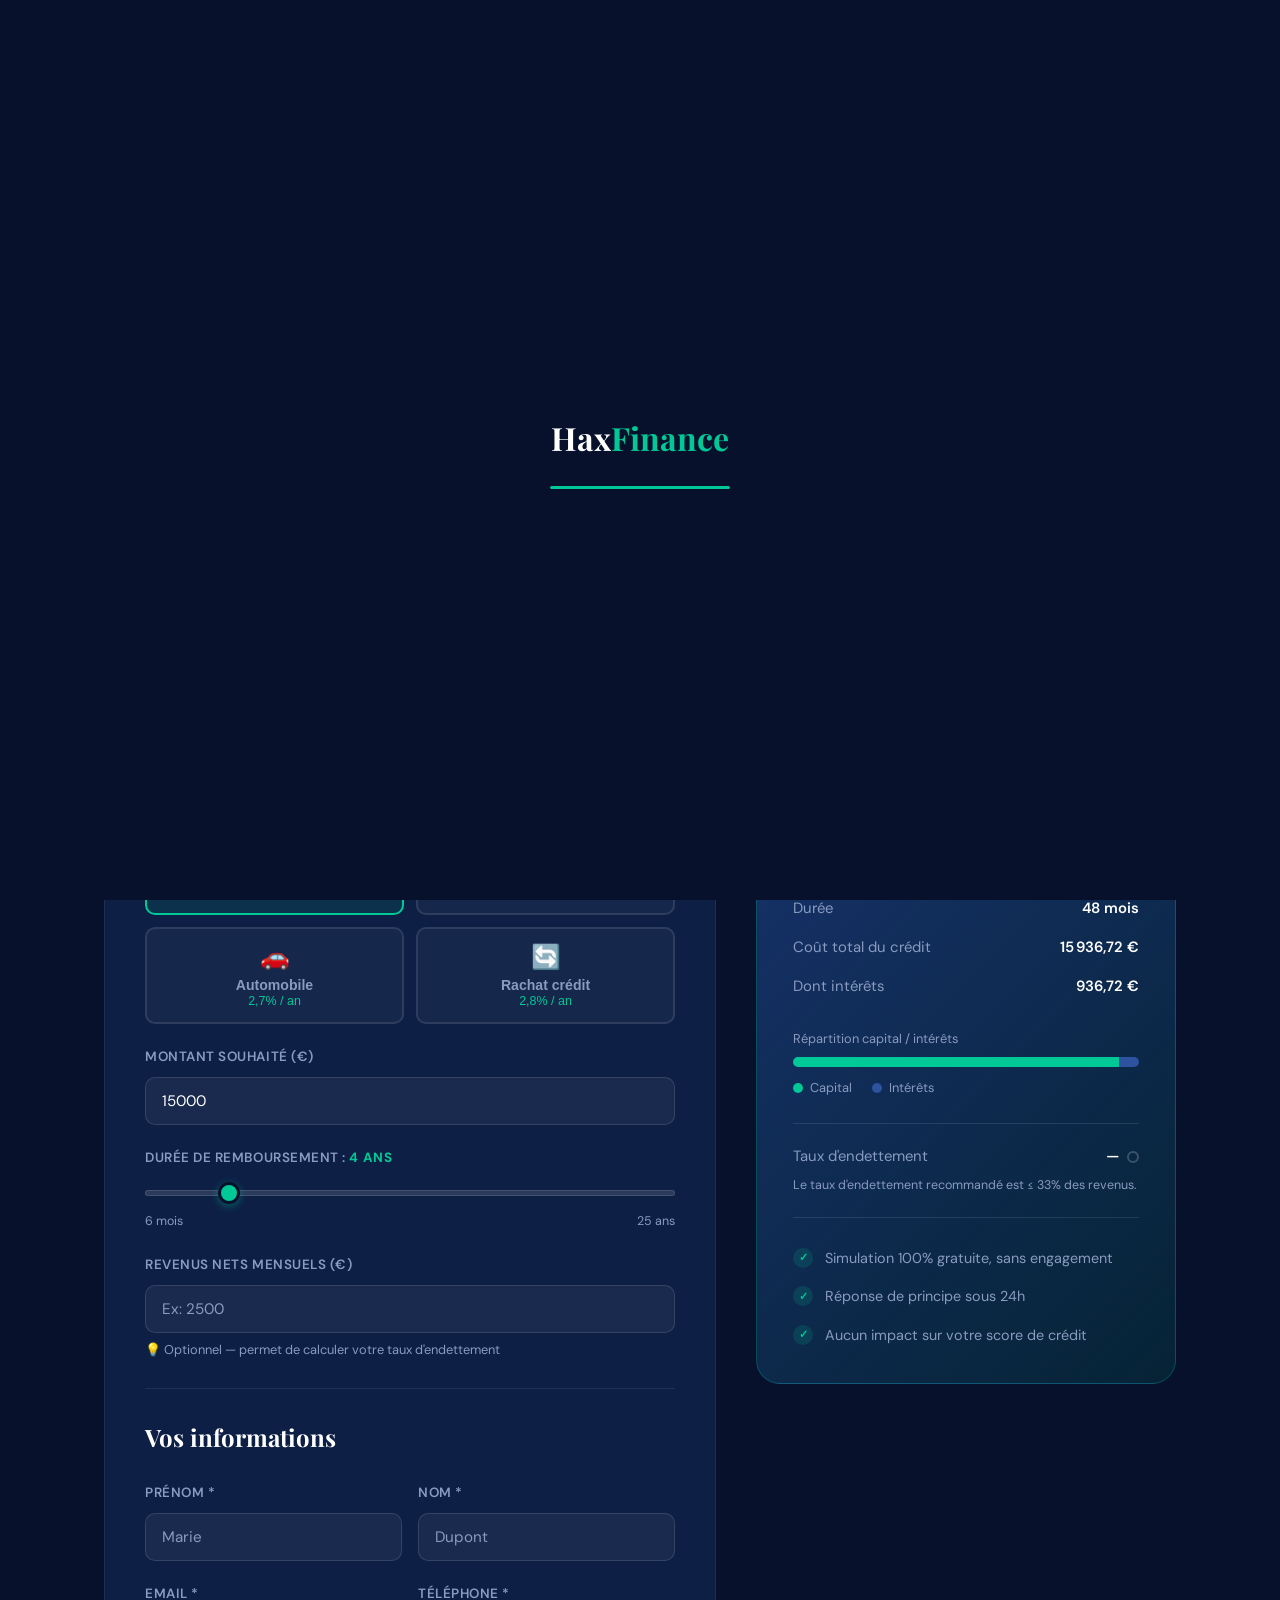
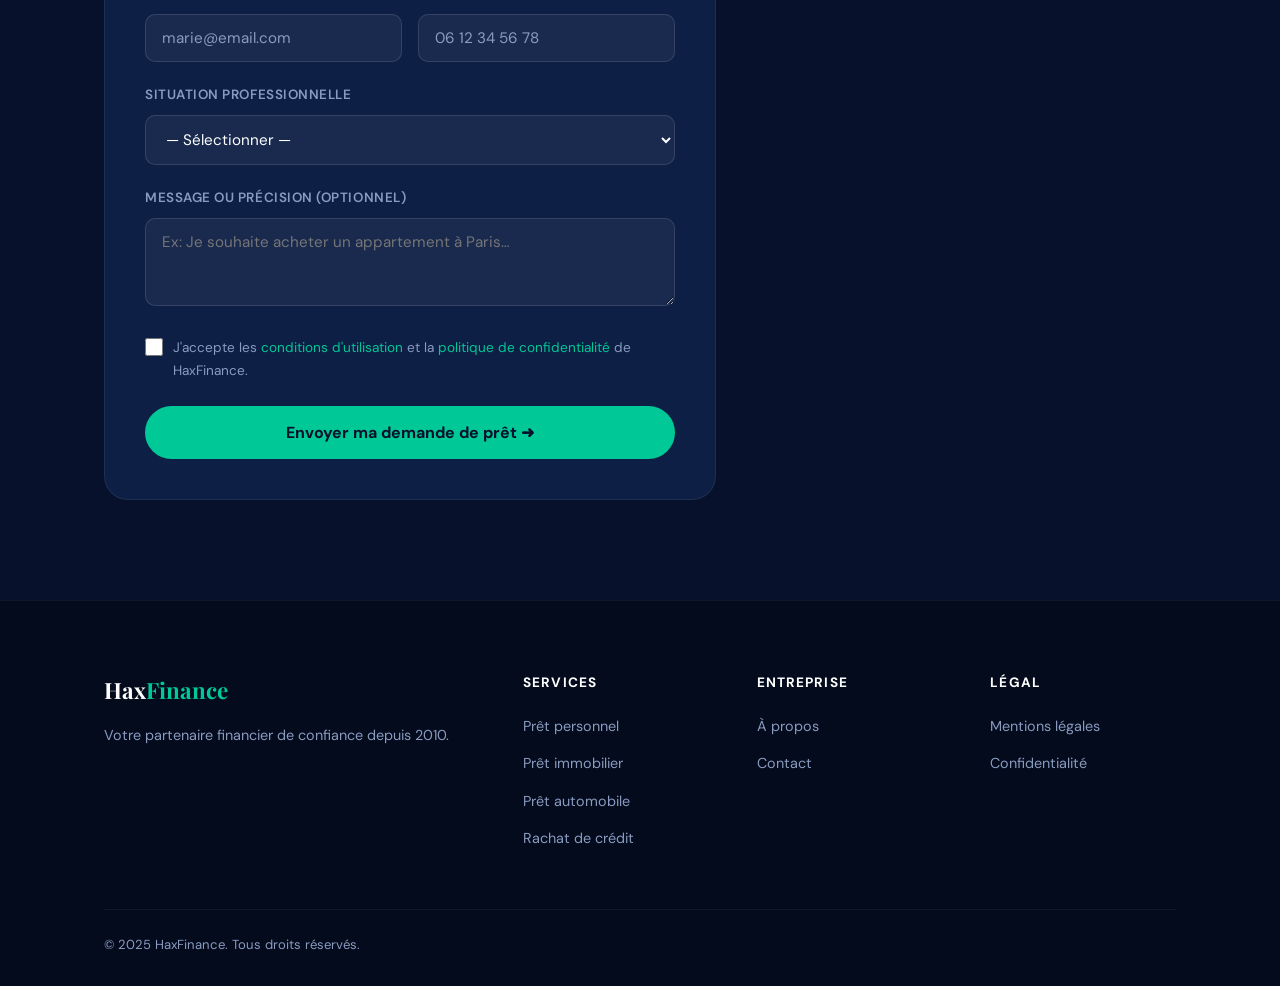
<file: pages/simulation.html>
<!DOCTYPE html>
<html lang="fr">
<head>
  <meta charset="UTF-8" />
  <meta name="viewport" content="width=device-width, initial-scale=1.0" />
  <title>Simulation de prêt — HaxFinance</title>
  <meta name="description" content="Simulez votre prêt en ligne gratuitement. Calculez vos mensualités instantanément et soumettez votre demande." />
  <link rel="preconnect" href="https://fonts.googleapis.com" />
  <link rel="preconnect" href="https://fonts.gstatic.com" crossorigin />
  <link href="https://fonts.googleapis.com/css2?family=Playfair+Display:wght@600;700&family=DM+Sans:wght@400;500;600;700&display=swap" rel="stylesheet" />
  <link rel="stylesheet" href="../css/style.css" />

  <style>
    /* ── Styles spécifiques simulation ── */

    /* Étapes du formulaire */
    .etapes {
      display: flex; align-items: center;
      gap: 0; margin-bottom: 36px;
      overflow: hidden; border-radius: 12px;
      background: rgba(255,255,255,.04);
      border: 1px solid rgba(255,255,255,.08);
    }
    .etape {
      flex: 1; display: flex; align-items: center;
      justify-content: center; gap: 8px;
      padding: 14px 12px;
      font-size: .82rem; font-weight: 600;
      color: var(--gris-texte);
      transition: var(--transition);
      position: relative; cursor: pointer;
    }
    .etape.actif {
      background: rgba(0,200,150,.12);
      color: var(--vert);
    }
    .etape.fait {
      color: var(--gris-texte);
    }
    .etape.fait::after {
      content: '✓';
      color: var(--vert);
    }
    .etape-num {
      width: 22px; height: 22px; border-radius: 50%;
      background: rgba(255,255,255,.1);
      display: flex; align-items: center; justify-content: center;
      font-size: .78rem; flex-shrink: 0;
    }
    .etape.actif .etape-num { background: var(--vert); color: var(--bleu-nuit); }

    /* Séparateur entre étapes */
    .etape:not(:last-child)::before {
      content: '';
      position: absolute; right: 0; top: 50%;
      transform: translateY(-50%);
      width: 1px; height: 50%;
      background: rgba(255,255,255,.08);
    }

    /* Sélection type de prêt (boutons radio visuels) */
    .type-pret-grille {
      display: grid; grid-template-columns: repeat(2, 1fr); gap: 12px;
      margin-bottom: 6px;
    }
    .type-pret-btn {
      background: rgba(255,255,255,.04);
      border: 2px solid rgba(255,255,255,.1);
      border-radius: 10px; padding: 14px 12px;
      cursor: pointer; text-align: center;
      transition: var(--transition);
      color: var(--gris-texte);
    }
    .type-pret-btn:hover {
      border-color: rgba(0,200,150,.3);
      color: var(--blanc);
    }
    .type-pret-btn.selectionne {
      border-color: var(--vert);
      background: rgba(0,200,150,.1);
      color: var(--vert);
    }
    .type-pret-btn .emoji { font-size: 1.5rem; display: block; margin-bottom: 6px; }
    .type-pret-btn .nom   { font-size: .88rem; font-weight: 600; display: block; }
    .type-pret-btn .taux  { font-size: .78rem; margin-top: 2px; }

    /* Légende graphique capital vs intérêts */
    .graphe-section { margin: 24px 0; }
    .graphe-barre {
      display: flex; height: 10px; border-radius: 5px;
      overflow: hidden; margin-bottom: 10px;
    }
    .barre-seg-capital {
      background: var(--vert);
      transition: width 0.6s ease;
    }
    .barre-seg-interets {
      background: var(--bleu-clair);
      transition: width 0.6s ease;
    }
    .graphe-legende {
      display: flex; gap: 20px;
    }
    .legende-item {
      display: flex; align-items: center; gap: 7px;
      font-size: .8rem; color: var(--gris-texte);
    }
    .legende-dot { width: 10px; height: 10px; border-radius: 50%; }
    .legende-dot.vert    { background: var(--vert); }
    .legende-dot.bleu    { background: var(--bleu-clair); }

    /* Indicateur taux d'endettement */
    .indicateur {
      display: inline-block;
      width: 12px; height: 12px; border-radius: 50%;
      border: 2px solid rgba(255,255,255,.2);
    }
    .indicateur.vert   { background: #22c55e; border-color: #22c55e; }
    .indicateur.orange { background: #f59e0b; border-color: #f59e0b; }
    .indicateur.rouge  { background: #ef4444; border-color: #ef4444; }

    /* Résultat mensualité (grande) */
    .mensualite-grande {
      font-family: var(--font-titre);
      font-size: 2.8rem; font-weight: 700;
      color: var(--vert); line-height: 1;
      margin-bottom: 4px;
    }

    /* Toast de succès */
    .toast {
      position: fixed; bottom: 30px; right: 30px;
      background: var(--bleu-fonce);
      border: 1px solid var(--vert);
      border-radius: 14px; padding: 16px 22px;
      display: flex; align-items: center; gap: 12px;
      box-shadow: var(--shadow);
      transform: translateX(120%);
      transition: transform .4s cubic-bezier(.34,1.56,.64,1);
      z-index: 200;
    }
    .toast.visible { transform: translateX(0); }
    .toast-icone { font-size: 1.4rem; }
    .toast strong { display: block; color: var(--blanc); }
    .toast span   { font-size: .85rem; color: var(--gris-texte); }

    /* Section avantages simulation */
    .avantages-sim {
      display: flex; flex-direction: column; gap: 14px; margin-top: 28px;
    }
    .avantage-sim-item {
      display: flex; align-items: flex-start; gap: 12px;
      font-size: .9rem; color: var(--gris-texte);
    }
    .avantage-sim-item::before {
      content: '✓';
      width: 20px; height: 20px; border-radius: 50%;
      background: rgba(0,200,150,.15);
      color: var(--vert); font-size: .7rem; font-weight: 700;
      display: flex; align-items: center; justify-content: center;
      flex-shrink: 0; margin-top: 2px;
    }
  </style>
</head>
<body>

<!-- LOADER -->
<div id="loader">
  <div class="loader-inner">
    <div class="loader-logo">Hax<span>Finance</span></div>
    <div class="loader-bar"></div>
  </div>
</div>

<!-- NAVIGATION -->
<nav class="navbar">
  <a href="../index.html" class="nav-logo">
    <svg viewBox="0 0 28 28" fill="none">
      <path d="M14 2L25.26 8.5V21.5L14 28L2.74 21.5V8.5L14 2Z" fill="#00C896" opacity=".2"/>
      <path d="M14 2L25.26 8.5V21.5L14 28L2.74 21.5V8.5L14 2Z" stroke="#00C896" stroke-width="1.5"/>
      <path d="M9 14l3 3 7-6" stroke="#00C896" stroke-width="2" stroke-linecap="round" stroke-linejoin="round"/>
    </svg>
    Hax<span>Finance</span>
  </a>
  <ul class="nav-links">
    <li><a href="../index.html">Accueil</a></li>
    <li><a href="services.html">Services</a></li>
    <li><a href="simulation.html" class="actif">Simulation</a></li>
    <li><a href="apropos.html">À propos</a></li>
    <li><a href="contact.html">Contact</a></li>
    <li><a href="simulation.html" class="nav-cta">Simuler un prêt</a></li>
  </ul>
  <button class="burger" aria-label="Menu"><span></span><span></span><span></span></button>
</nav>
<div class="nav-mobile">
  <a href="../index.html">Accueil</a>
  <a href="services.html">Services</a>
  <a href="simulation.html">Simulation</a>
  <a href="apropos.html">À propos</a>
  <a href="contact.html">Contact</a>
  <a href="simulation.html" class="nav-cta" style="text-align:center;border-radius:50px;">Simuler un prêt</a>
</div>

<!-- ═══════════════════════════════════════════════════════
     PAGE HERO
═══════════════════════════════════════════════════════ -->
<section class="page-hero">
  <div class="conteneur">
    <div class="badge">🧮 Outil gratuit</div>
    <h1 class="titre-section">Simuler et demander<br>votre <span class="accent">prêt en ligne</span></h1>
    <p class="sous-titre">Calculez instantanément vos mensualités et soumettez votre demande. Sans engagement, sans frais.</p>
  </div>
</section>

<!-- ═══════════════════════════════════════════════════════
     FORMULAIRE + RÉSULTAT
═══════════════════════════════════════════════════════ -->
<section class="section">
  <div class="conteneur">
    <div class="simulation-grille">

      <!-- ══ FORMULAIRE ══════════════════════════════════ -->
      <div>
        <form id="form-simulation" novalidate>
          <div class="formulaire-card">

            <!-- Indicateur d'étapes -->
            <div class="etapes">
              <div class="etape actif">
                <div class="etape-num">1</div>
                <span>Votre prêt</span>
              </div>
              <div class="etape">
                <div class="etape-num">2</div>
                <span>Vos infos</span>
              </div>
              <div class="etape">
                <div class="etape-num">3</div>
                <span>Confirmation</span>
              </div>
            </div>

            <!-- ─── SECTION 1 : Type et montant ─── -->
            <h2 class="form-titre">Votre simulation de prêt</h2>

            <!-- Type de prêt (boutons visuels) -->
            <div class="form-groupe">
              <label>Type de prêt</label>
              <div class="type-pret-grille">
                <button type="button" class="type-pret-btn selectionne" data-type="personnel">
                  <span class="emoji">💳</span>
                  <span class="nom">Personnel</span>
                  <span class="taux" style="color:var(--vert)">3,0% / an</span>
                </button>
                <button type="button" class="type-pret-btn" data-type="immobilier">
                  <span class="emoji">🏠</span>
                  <span class="nom">Immobilier</span>
                  <span class="taux" style="color:var(--vert)">2,1% / an</span>
                </button>
                <button type="button" class="type-pret-btn" data-type="automobile">
                  <span class="emoji">🚗</span>
                  <span class="nom">Automobile</span>
                  <span class="taux" style="color:var(--vert)">2,7% / an</span>
                </button>
                <button type="button" class="type-pret-btn" data-type="rachat">
                  <span class="emoji">🔄</span>
                  <span class="nom">Rachat crédit</span>
                  <span class="taux" style="color:var(--vert)">2,8% / an</span>
                </button>
              </div>
              <!-- Input caché pour la valeur -->
              <input type="hidden" id="type-pret" value="personnel" />
            </div>

            <!-- Montant -->
            <div class="form-groupe">
              <label for="montant">Montant souhaité (€)</label>
              <input type="number" id="montant" name="montant"
                     placeholder="Ex: 15000" min="1000" max="2000000"
                     value="15000" required />
              <div class="erreur">Le montant minimum est 1 000 €.</div>
            </div>

            <!-- Durée (slider) -->
            <div class="form-groupe">
              <label>
                Durée de remboursement :
                <strong id="affiche-duree" style="color:var(--vert)">12 mois</strong>
              </label>
              <input type="range" id="duree" name="duree"
                     min="6" max="300" step="6" value="48" />
              <div class="slider-labels">
                <span>6 mois</span>
                <span>25 ans</span>
              </div>
            </div>

            <!-- Revenus mensuels (pour taux d'endettement) -->
            <div class="form-groupe">
              <label for="revenu">Revenus nets mensuels (€)</label>
              <input type="number" id="revenu" name="revenu"
                     placeholder="Ex: 2500" min="0" />
              <div class="erreur">Veuillez indiquer vos revenus mensuels.</div>
              <p style="font-size:.8rem;color:var(--gris-texte);margin-top:6px;">
                💡 Optionnel — permet de calculer votre taux d'endettement
              </p>
            </div>

            <hr style="border:none;border-top:1px solid rgba(255,255,255,.08);margin:28px 0;" />

            <!-- ─── SECTION 2 : Informations personnelles ─── -->
            <h2 class="form-titre" style="margin-bottom:24px;">Vos informations</h2>

            <div class="form-ligne">
              <div class="form-groupe">
                <label for="prenom">Prénom *</label>
                <input type="text" id="prenom" name="prenom" placeholder="Marie" required />
                <div class="erreur">Veuillez entrer votre prénom.</div>
              </div>
              <div class="form-groupe">
                <label for="nom">Nom *</label>
                <input type="text" id="nom" name="nom" placeholder="Dupont" required />
                <div class="erreur">Veuillez entrer votre nom.</div>
              </div>
            </div>

            <div class="form-ligne">
              <div class="form-groupe">
                <label for="email">Email *</label>
                <input type="email" id="email" name="email" placeholder="marie@email.com" required />
                <div class="erreur">Adresse email invalide.</div>
              </div>
              <div class="form-groupe">
                <label for="tel">Téléphone *</label>
                <input type="tel" id="tel" name="tel" placeholder="06 12 34 56 78" required />
                <div class="erreur">Numéro de téléphone invalide.</div>
              </div>
            </div>

            <div class="form-groupe">
              <label for="situation">Situation professionnelle</label>
              <select id="situation" name="situation">
                <option value="">— Sélectionner —</option>
                <option value="salarie-cdi">Salarié CDI</option>
                <option value="salarie-cdd">Salarié CDD</option>
                <option value="independant">Travailleur indépendant</option>
                <option value="retraite">Retraité</option>
                <option value="etudiant">Étudiant</option>
                <option value="autre">Autre</option>
              </select>
            </div>

            <div class="form-groupe">
              <label for="message">Message ou précision (optionnel)</label>
              <textarea id="message" name="message" rows="3"
                        placeholder="Ex: Je souhaite acheter un appartement à Paris…"
                        style="resize:vertical"></textarea>
            </div>

            <!-- CGU -->
            <label style="display:flex;align-items:flex-start;gap:10px;cursor:pointer;margin-bottom:24px;">
              <input type="checkbox" id="cgu" style="width:18px;height:18px;margin-top:2px;accent-color:var(--vert);flex-shrink:0;" required />
              <span style="font-size:.85rem;color:var(--gris-texte);">
                J'accepte les <a href="#" style="color:var(--vert)">conditions d'utilisation</a> et la
                <a href="#" style="color:var(--vert)">politique de confidentialité</a> de HaxFinance.
              </span>
            </label>

            <button type="submit" class="btn btn-vert" style="width:100%;justify-content:center;font-size:1rem;padding:16px;">
              Envoyer ma demande de prêt ➜
            </button>

          </div><!-- /formulaire-card -->
        </form>
      </div>

      <!-- ══ RÉSULTAT (sticky) ══════════════════════════ -->
      <div>
        <div class="resultat-card">

          <div class="resultat-titre">Mensualité estimée</div>
          <div class="mensualite-grande">
            <span id="res-mensualite">462,68 €</span>
          </div>
          <div class="resultat-sous">Calculé en temps réel · Hors assurance</div>

          <div class="separateur"></div>

          <div class="resultat-details">
            <div class="detail-ligne">
              <span class="label">Type de prêt</span>
              <span class="valeur" id="res-type">Personnel</span>
            </div>
            <div class="detail-ligne">
              <span class="label">Taux annuel</span>
              <span class="valeur vert" id="res-taux">3,0 %</span>
            </div>
            <div class="detail-ligne">
              <span class="label">Capital emprunté</span>
              <span class="valeur" id="res-montant">15 000,00 €</span>
            </div>
            <div class="detail-ligne">
              <span class="label">Durée</span>
              <span class="valeur" id="res-duree">48 mois</span>
            </div>
            <div class="detail-ligne">
              <span class="label">Coût total du crédit</span>
              <span class="valeur" id="res-cout-total">22 208,64 €</span>
            </div>
            <div class="detail-ligne">
              <span class="label">Dont intérêts</span>
              <span class="valeur" id="res-interets">7 208,64 €</span>
            </div>
          </div>

          <!-- Graphe capital vs intérêts -->
          <div class="graphe-section">
            <div style="font-size:.8rem;color:var(--gris-texte);margin-bottom:8px;">Répartition capital / intérêts</div>
            <div class="graphe-barre">
              <div class="barre-seg-capital" id="barre-capital" style="width:67%"></div>
              <div class="barre-seg-interets" id="barre-interets" style="width:33%"></div>
            </div>
            <div class="graphe-legende">
              <div class="legende-item"><span class="legende-dot vert"></span>Capital</div>
              <div class="legende-item"><span class="legende-dot bleu"></span>Intérêts</div>
            </div>
          </div>

          <!-- Taux d'endettement -->
          <div class="separateur"></div>
          <div class="detail-ligne">
            <span class="label">Taux d'endettement</span>
            <span style="display:flex;align-items:center;gap:8px;">
              <span class="valeur" id="res-taux-endett">—</span>
              <span class="indicateur" id="indicateur-endett"></span>
            </span>
          </div>
          <p style="font-size:.78rem;color:var(--gris-texte);margin-top:6px;">
            Le taux d'endettement recommandé est ≤ 33% des revenus.
          </p>

          <div class="separateur"></div>

          <!-- Avantages rappel -->
          <div class="avantages-sim">
            <div class="avantage-sim-item">Simulation 100% gratuite, sans engagement</div>
            <div class="avantage-sim-item">Réponse de principe sous 24h</div>
            <div class="avantage-sim-item">Aucun impact sur votre score de crédit</div>
          </div>

        </div><!-- /resultat-card -->
      </div>

    </div><!-- /simulation-grille -->
  </div>
</section>

<!-- Toast de confirmation -->
<div class="toast" id="toast">
  <span class="toast-icone">🎉</span>
  <div>
    <strong>Demande envoyée !</strong>
    <span>Nous vous recontacterons sous 24h.</span>
  </div>
</div>

<!-- FOOTER -->
<footer>
  <div class="conteneur">
    <div class="footer-grille">
      <div>
        <div class="footer-logo">Hax<span>Finance</span></div>
        <p class="footer-desc">Votre partenaire financier de confiance depuis 2010.</p>
      </div>
      <div class="footer-col">
        <h4>Services</h4>
        <ul>
          <li><a href="services.html#personnel">Prêt personnel</a></li>
          <li><a href="services.html#immobilier">Prêt immobilier</a></li>
          <li><a href="services.html#automobile">Prêt automobile</a></li>
          <li><a href="services.html#rachat">Rachat de crédit</a></li>
        </ul>
      </div>
      <div class="footer-col">
        <h4>Entreprise</h4>
        <ul>
          <li><a href="apropos.html">À propos</a></li>
          <li><a href="contact.html">Contact</a></li>
        </ul>
      </div>
      <div class="footer-col">
        <h4>Légal</h4>
        <ul>
          <li><a href="#">Mentions légales</a></li>
          <li><a href="#">Confidentialité</a></li>
        </ul>
      </div>
    </div>
    <div class="footer-bas">
      <p>© 2025 HaxFinance. Tous droits réservés.</p>
    </div>
  </div>
</footer>

<script src="../js/main.js"></script>
<script src="../js/simulation.js"></script>
<script>
/* ── Boutons type de prêt (UI) ── */
document.querySelectorAll('.type-pret-btn').forEach(btn => {
  btn.addEventListener('click', () => {
    // Retirer sélection précédente
    document.querySelectorAll('.type-pret-btn').forEach(b => b.classList.remove('selectionne'));
    btn.classList.add('selectionne');

    // Mettre à jour l'input caché
    const type = btn.getAttribute('data-type');
    document.getElementById('type-pret').value = type;

    // Mettre à jour l'affichage du résultat "Type"
    const noms = { personnel:'Personnel', immobilier:'Immobilier', automobile:'Automobile', rachat:'Rachat de crédit' };
    const resType = document.getElementById('res-type');
    if (resType) resType.textContent = noms[type] || type;

    // Recalculer
    if (typeof calculer === 'function') calculer();
  });
});

/* ── Toast de succès ── */
const formSim = document.getElementById('form-simulation');
const toast   = document.getElementById('toast');
if (formSim && toast) {
  formSim.addEventListener('submit', (e) => {
    // La validation se fait dans simulation.js
    // Si le formulaire n'est pas bloqué, afficher le toast
    setTimeout(() => {
      // Vérifier si le bouton a été désactivé (= soumission réussie)
      const btn = formSim.querySelector('button[type="submit"]');
      if (btn && btn.disabled) {
        toast.classList.add('visible');
        setTimeout(() => toast.classList.remove('visible'), 4000);
      }
    }, 100);
  });
}

/* ── Lire le paramètre ?type= dans l'URL ── */
const params = new URLSearchParams(window.location.search);
const typeURL = params.get('type');
if (typeURL) {
  const btn = document.querySelector(`.type-pret-btn[data-type="${typeURL}"]`);
  if (btn) {
    document.querySelectorAll('.type-pret-btn').forEach(b => b.classList.remove('selectionne'));
    btn.classList.add('selectionne');
    document.getElementById('type-pret').value = typeURL;
  }
}
</script>
<script src="../js/api.js"></script>
</body>
</html>
</file>
<file: admin/css/admin.css>
/* ============================================================
   HaxFinance — Admin Dashboard CSS
   Même identité visuelle que le site public,
   mais adapté à la densité d'un back-office.
   ============================================================ */

/* ── Variables (identiques au site public) ──────────────────── */
:root {
  --bleu-nuit:   #07112B;
  --bleu-fonce:  #0D1F45;
  --bleu-moyen:  #1A3575;
  --bleu-clair:  #2C52A0;
  --vert:        #00C896;
  --vert-clair:  #00E6AD;
  --blanc:       #FFFFFF;
  --gris-clair:  #F4F7FC;
  --gris-texte:  #8A9BC0;
  --texte:       #C8D8F5;
  --or:          #F0B429;
  --rouge:       #EF4444;
  --orange:      #F59E0B;
  --violet:      #8B5CF6;

  --sidebar-w:   260px;
  --topbar-h:    64px;
  --radius:      10px;
  --radius-lg:   16px;
  --shadow:      0 4px 24px rgba(0,0,0,.3);
  --transition:  .25s cubic-bezier(.4,0,.2,1);
  --font:        'DM Sans', 'Segoe UI', sans-serif;
  --font-titre:  'Playfair Display', Georgia, serif;
}

/* ── Reset ──────────────────────────────────────────────────── */
*, *::before, *::after { box-sizing: border-box; margin: 0; padding: 0; }
html { font-size: 15px; }
body { font-family: var(--font); background: var(--bleu-nuit); color: var(--texte); line-height: 1.6; }
a  { text-decoration: none; color: inherit; }
ul { list-style: none; }
img { max-width: 100%; display: block; }
button { font-family: var(--font); cursor: pointer; border: none; outline: none; }
input, select, textarea { font-family: var(--font); outline: none; }

/* ── Page Login ─────────────────────────────────────────────── */
.login-page {
  min-height: 100vh;
  display: flex; align-items: center; justify-content: center;
  background:
    radial-gradient(ellipse 70% 70% at 80% 20%, rgba(0,200,150,.07) 0%, transparent 60%),
    var(--bleu-nuit);
  padding: 20px;
}
.login-card {
  background: var(--bleu-fonce);
  border: 1px solid rgba(255,255,255,.08);
  border-radius: var(--radius-lg);
  padding: 40px 36px;
  width: 100%; max-width: 420px;
  box-shadow: var(--shadow);
}
.login-logo {
  display: flex; align-items: center; justify-content: center; gap: 10px;
  font-family: var(--font-titre); font-size: 1.6rem; font-weight: 700;
  color: var(--blanc); margin-bottom: 6px;
}
.login-logo span { color: var(--vert); }
.login-logo svg { width: 30px; height: 30px; }
.login-sous {
  text-align: center; font-size: .85rem;
  color: var(--gris-texte); margin-bottom: 32px;
}
.login-badge {
  display: flex; align-items: center; justify-content: center; gap: 6px;
  background: rgba(0,200,150,.1); border: 1px solid rgba(0,200,150,.2);
  border-radius: 50px; padding: 5px 14px;
  font-size: .75rem; font-weight: 700; color: var(--vert);
  text-transform: uppercase; letter-spacing: .06em;
  width: fit-content; margin: 0 auto 28px;
}
.login-badge::before { content:''; width:6px; height:6px; border-radius:50%; background:var(--vert); }

/* Champs login */
.champ-login { margin-bottom: 18px; }
.champ-login label {
  display: block; font-size: .8rem; font-weight: 600;
  color: var(--gris-texte); text-transform: uppercase;
  letter-spacing: .05em; margin-bottom: 7px;
}
.input-login-wrap { position: relative; }
.input-login-wrap .icone-champ {
  position: absolute; left: 14px; top: 50%;
  transform: translateY(-50%);
  color: var(--gris-texte); font-size: 1rem; pointer-events: none;
}
.champ-login input {
  width: 100%; background: rgba(255,255,255,.05);
  border: 1px solid rgba(255,255,255,.1);
  border-radius: var(--radius); padding: 12px 16px 12px 42px;
  color: var(--blanc); font-size: .95rem;
  transition: border-color var(--transition), background var(--transition);
}
.champ-login input:focus {
  border-color: var(--vert); background: rgba(0,200,150,.05);
}
.champ-login input::placeholder { color: var(--gris-texte); }
.toggle-mdp {
  position: absolute; right: 12px; top: 50%;
  transform: translateY(-50%);
  background: none; color: var(--gris-texte);
  font-size: .9rem; padding: 2px;
  transition: color var(--transition);
}
.toggle-mdp:hover { color: var(--blanc); }

/* Message d'erreur login */
.login-erreur {
  background: rgba(239,68,68,.12); border: 1px solid rgba(239,68,68,.3);
  border-radius: var(--radius); padding: 10px 14px;
  font-size: .85rem; color: #FCA5A5;
  margin-bottom: 18px; display: none;
}
.login-erreur.visible { display: block; }

.btn-login {
  width: 100%; padding: 13px;
  background: var(--vert); color: var(--bleu-nuit);
  border-radius: 50px; font-size: .95rem; font-weight: 700;
  transition: background var(--transition), transform var(--transition);
}
.btn-login:hover { background: var(--vert-clair); transform: translateY(-1px); }
.btn-login:disabled { opacity: .6; cursor: not-allowed; transform: none; }

.login-info {
  text-align: center; font-size: .8rem;
  color: var(--gris-texte); margin-top: 20px;
}
.login-info code {
  background: rgba(255,255,255,.08);
  padding: 2px 8px; border-radius: 4px;
  color: var(--vert); font-family: monospace;
}

/* ── Layout principal (après connexion) ─────────────────────── */
.layout { display: flex; min-height: 100vh; }

/* ── SIDEBAR ────────────────────────────────────────────────── */
.sidebar {
  width: var(--sidebar-w);
  background: var(--bleu-fonce);
  border-right: 1px solid rgba(255,255,255,.06);
  display: flex; flex-direction: column;
  position: fixed; top: 0; left: 0; bottom: 0;
  z-index: 50;
  transition: transform var(--transition);
}
.sidebar-logo {
  display: flex; align-items: center; gap: 10px;
  padding: 0 20px;
  height: var(--topbar-h);
  border-bottom: 1px solid rgba(255,255,255,.06);
  font-family: var(--font-titre); font-size: 1.25rem; font-weight: 700;
  color: var(--blanc);
}
.sidebar-logo span { color: var(--vert); }
.sidebar-logo svg { width: 24px; height: 24px; flex-shrink: 0; }
.sidebar-badge {
  font-family: var(--font); font-size: .65rem; font-weight: 700;
  background: rgba(0,200,150,.15); color: var(--vert);
  padding: 2px 7px; border-radius: 4px; margin-left: auto;
  text-transform: uppercase; letter-spacing: .05em;
}

.sidebar-nav { padding: 16px 12px; flex: 1; overflow-y: auto; }
.nav-section-titre {
  font-size: .7rem; font-weight: 700; letter-spacing: .1em;
  text-transform: uppercase; color: var(--gris-texte);
  padding: 10px 8px 6px; margin-top: 8px;
}
.nav-lien {
  display: flex; align-items: center; gap: 11px;
  padding: 10px 12px; border-radius: var(--radius);
  font-size: .88rem; font-weight: 500; color: var(--gris-texte);
  transition: background var(--transition), color var(--transition);
  margin-bottom: 2px; cursor: pointer;
  position: relative;
}
.nav-lien:hover { background: rgba(255,255,255,.05); color: var(--blanc); }
.nav-lien.actif { background: rgba(0,200,150,.12); color: var(--vert); font-weight: 600; }
.nav-lien.actif::before {
  content: ''; position: absolute; left: 0; top: 25%; bottom: 25%;
  width: 3px; background: var(--vert); border-radius: 0 3px 3px 0;
}
.nav-lien .icone { font-size: 1.1rem; width: 20px; text-align: center; flex-shrink: 0; }
.nav-badge {
  margin-left: auto; background: var(--vert); color: var(--bleu-nuit);
  font-size: .68rem; font-weight: 800;
  padding: 2px 7px; border-radius: 50px;
  min-width: 20px; text-align: center;
}
.nav-badge.rouge { background: var(--rouge); color: white; }

.sidebar-footer {
  padding: 14px 12px;
  border-top: 1px solid rgba(255,255,255,.06);
}
.sidebar-user {
  display: flex; align-items: center; gap: 10px;
  padding: 8px 10px; border-radius: var(--radius);
}
.user-avatar {
  width: 34px; height: 34px; border-radius: 50%;
  background: linear-gradient(135deg, var(--bleu-clair), var(--vert));
  display: flex; align-items: center; justify-content: center;
  font-weight: 700; font-size: .8rem; color: var(--blanc); flex-shrink: 0;
}
.user-info strong { display: block; font-size: .85rem; color: var(--blanc); }
.user-info span   { font-size: .75rem; color: var(--gris-texte); }
.btn-deconnexion {
  margin-left: auto; background: rgba(239,68,68,.1);
  color: #FCA5A5; border-radius: 7px;
  padding: 5px 8px; font-size: .75rem; font-weight: 600;
  transition: background var(--transition);
}
.btn-deconnexion:hover { background: rgba(239,68,68,.2); }

/* ── CONTENU PRINCIPAL ──────────────────────────────────────── */
.main {
  margin-left: var(--sidebar-w);
  flex: 1; display: flex; flex-direction: column; min-height: 100vh;
}

/* Topbar */
.topbar {
  height: var(--topbar-h);
  background: rgba(13,31,69,.85); backdrop-filter: blur(12px);
  border-bottom: 1px solid rgba(255,255,255,.06);
  display: flex; align-items: center;
  padding: 0 28px; gap: 16px;
  position: sticky; top: 0; z-index: 40;
}
.topbar-titre {
  font-family: var(--font-titre); font-size: 1.15rem;
  font-weight: 700; color: var(--blanc); flex: 1;
}
.topbar-titre small { font-family: var(--font); font-size: .78rem; color: var(--gris-texte); font-weight: 400; }
.topbar-actions { display: flex; align-items: center; gap: 10px; }

/* Bouton burger mobile */
.burger-admin {
  display: none; flex-direction: column; gap: 5px;
  background: none; padding: 4px;
}
.burger-admin span { display: block; width: 22px; height: 2px; background: var(--blanc); border-radius: 2px; }

/* Contenu de page */
.page-contenu { padding: 28px; flex: 1; }

/* ── Composants réutilisables ───────────────────────────────── */

/* Carte */
.carte {
  background: var(--bleu-fonce);
  border: 1px solid rgba(255,255,255,.07);
  border-radius: var(--radius-lg);
  padding: 22px 24px;
}

/* Stat card */
.stat-card {
  background: var(--bleu-fonce);
  border: 1px solid rgba(255,255,255,.07);
  border-radius: var(--radius-lg); padding: 20px 22px;
  display: flex; align-items: flex-start; gap: 16px;
  transition: var(--transition);
}
.stat-card:hover { border-color: rgba(0,200,150,.2); transform: translateY(-2px); }
.stat-icone {
  width: 46px; height: 46px; border-radius: 12px;
  display: flex; align-items: center; justify-content: center;
  font-size: 1.3rem; flex-shrink: 0;
}
.stat-icone.vert   { background: rgba(0,200,150,.15); }
.stat-icone.bleu   { background: rgba(44,82,160,.25); }
.stat-icone.or     { background: rgba(240,180,41,.15); }
.stat-icone.violet { background: rgba(139,92,246,.15); }
.stat-icone.rouge  { background: rgba(239,68,68,.15); }
.stat-corps { flex: 1; }
.stat-label { font-size: .78rem; color: var(--gris-texte); margin-bottom: 4px; }
.stat-valeur {
  font-family: var(--font-titre); font-size: 1.8rem;
  font-weight: 700; color: var(--blanc); line-height: 1;
}
.stat-sous { font-size: .75rem; color: var(--gris-texte); margin-top: 4px; }
.stat-tendance {
  font-size: .75rem; font-weight: 700;
  padding: 2px 8px; border-radius: 50px;
}
.stat-tendance.hausse { background: rgba(0,200,150,.12); color: var(--vert); }
.stat-tendance.baisse { background: rgba(239,68,68,.12); color: var(--rouge); }

/* Grilles */
.grille-stats  { display: grid; grid-template-columns: repeat(4,1fr); gap: 18px; margin-bottom: 26px; }
.grille-2      { display: grid; grid-template-columns: 1fr 1fr; gap: 18px; }
.grille-3      { display: grid; grid-template-columns: 1fr 1fr 1fr; gap: 18px; }

/* Titres sections */
.section-titre {
  font-size: .8rem; font-weight: 700; letter-spacing: .07em;
  text-transform: uppercase; color: var(--gris-texte);
  margin-bottom: 14px;
  display: flex; align-items: center; justify-content: space-between;
}
.section-titre a, .section-titre button {
  font-size: .75rem; color: var(--vert); font-weight: 600;
  background: none; text-transform: none; letter-spacing: 0;
}

/* Badges de statut */
.badge-statut {
  display: inline-flex; align-items: center; gap: 5px;
  font-size: .75rem; font-weight: 700;
  padding: 3px 10px; border-radius: 50px;
}
.badge-statut::before {
  content: ''; width: 6px; height: 6px;
  border-radius: 50%; flex-shrink: 0;
}
.badge-statut.en_attente  { background: rgba(240,180,41,.15); color: var(--or);     }
.badge-statut.en_attente::before  { background: var(--or); }
.badge-statut.en_cours    { background: rgba(44,82,160,.25);  color: #93C5FD;       }
.badge-statut.en_cours::before    { background: #93C5FD; }
.badge-statut.approuve    { background: rgba(0,200,150,.15);  color: var(--vert);   }
.badge-statut.approuve::before    { background: var(--vert); }
.badge-statut.refuse      { background: rgba(239,68,68,.15);  color: var(--rouge);  }
.badge-statut.refuse::before      { background: var(--rouge); }
.badge-statut.annule      { background: rgba(138,155,192,.1); color: var(--gris-texte); }
.badge-statut.annule::before      { background: var(--gris-texte); }

/* Badge type prêt */
.badge-type {
  display: inline-block;
  font-size: .72rem; font-weight: 700;
  padding: 2px 9px; border-radius: 50px;
  background: rgba(0,200,150,.1); color: var(--vert);
}

/* ── TABLE DES DEMANDES ─────────────────────────────────────── */
.table-wrap {
  overflow-x: auto;
  border-radius: var(--radius-lg);
  border: 1px solid rgba(255,255,255,.07);
}
table {
  width: 100%; border-collapse: collapse;
  font-size: .85rem;
}
thead tr {
  background: rgba(255,255,255,.04);
  border-bottom: 1px solid rgba(255,255,255,.07);
}
thead th {
  text-align: left; padding: 12px 16px;
  font-size: .72rem; font-weight: 700;
  letter-spacing: .06em; text-transform: uppercase;
  color: var(--gris-texte); white-space: nowrap;
  cursor: pointer; user-select: none;
  transition: color var(--transition);
}
thead th:hover { color: var(--blanc); }
thead th.tri-actif { color: var(--vert); }
thead th .tri-icone { margin-left: 4px; font-size: .65rem; }

tbody tr {
  border-bottom: 1px solid rgba(255,255,255,.04);
  transition: background var(--transition);
  cursor: pointer;
}
tbody tr:last-child { border-bottom: none; }
tbody tr:hover { background: rgba(255,255,255,.03); }
tbody tr.selectionne { background: rgba(0,200,150,.06); }

tbody td { padding: 13px 16px; color: var(--texte); vertical-align: middle; }
tbody td.ref    { font-family: monospace; font-size: .78rem; color: var(--vert); font-weight: 700; }
tbody td.nom    { font-weight: 600; color: var(--blanc); }
tbody td.montant { font-weight: 700; color: var(--blanc); }

/* Cases à cocher */
.checkbox-td { width: 40px; }
.checkbox-td input[type="checkbox"] { accent-color: var(--vert); width: 15px; height: 15px; cursor: pointer; }

/* Bouton action dans tableau */
.btn-action {
  padding: 5px 12px; border-radius: 7px;
  font-size: .75rem; font-weight: 600;
  background: rgba(0,200,150,.1); color: var(--vert);
  transition: background var(--transition);
}
.btn-action:hover { background: rgba(0,200,150,.2); }

/* Pagination */
.pagination {
  display: flex; align-items: center; justify-content: space-between;
  padding: 14px 16px;
  border-top: 1px solid rgba(255,255,255,.06);
  font-size: .82rem;
}
.pagination-info { color: var(--gris-texte); }
.pagination-btns { display: flex; gap: 6px; }
.btn-page {
  padding: 5px 12px; border-radius: 7px;
  background: rgba(255,255,255,.06); color: var(--texte);
  font-size: .78rem; font-weight: 600;
  transition: background var(--transition);
}
.btn-page:hover   { background: rgba(255,255,255,.1); }
.btn-page.actif   { background: var(--vert); color: var(--bleu-nuit); }
.btn-page:disabled { opacity: .35; cursor: not-allowed; }

/* ── FILTRES & RECHERCHE ────────────────────────────────────── */
.filtres-barre {
  display: flex; align-items: center; gap: 12px;
  flex-wrap: wrap; margin-bottom: 16px;
}
.recherche-wrap { position: relative; flex: 1; min-width: 220px; }
.recherche-wrap .icone-search {
  position: absolute; left: 12px; top: 50%;
  transform: translateY(-50%);
  color: var(--gris-texte); font-size: .9rem; pointer-events: none;
}
.input-recherche {
  width: 100%;
  background: rgba(255,255,255,.05);
  border: 1px solid rgba(255,255,255,.1);
  border-radius: var(--radius); padding: 9px 14px 9px 36px;
  color: var(--blanc); font-size: .88rem;
  transition: border-color var(--transition);
}
.input-recherche:focus { border-color: var(--vert); }
.input-recherche::placeholder { color: var(--gris-texte); }

.select-filtre {
  background: rgba(255,255,255,.05);
  border: 1px solid rgba(255,255,255,.1);
  border-radius: var(--radius); padding: 9px 32px 9px 12px;
  color: var(--texte); font-size: .85rem;
  cursor: pointer;
  appearance: none;
  background-image: url("data:image/svg+xml,%3Csvg xmlns='http://www.w3.org/2000/svg' width='12' height='12' viewBox='0 0 24 24' fill='none' stroke='%238A9BC0' stroke-width='2'%3E%3Cpath d='M6 9l6 6 6-6'/%3E%3C/svg%3E");
  background-repeat: no-repeat; background-position: right 10px center;
  transition: border-color var(--transition);
}
.select-filtre:focus { border-color: var(--vert); outline: none; }
.select-filtre option { background: var(--bleu-fonce); }

.btn-filtre {
  display: flex; align-items: center; gap: 6px;
  padding: 9px 16px; border-radius: var(--radius);
  background: rgba(255,255,255,.05); border: 1px solid rgba(255,255,255,.1);
  color: var(--texte); font-size: .85rem; font-weight: 500;
  transition: var(--transition);
}
.btn-filtre:hover   { background: rgba(255,255,255,.08); border-color: rgba(255,255,255,.2); }
.btn-filtre.actif   { background: rgba(0,200,150,.12); border-color: rgba(0,200,150,.3); color: var(--vert); }

/* ── PANNEAU DÉTAIL (side panel) ─────────────────────────────── */
.overlay {
  position: fixed; inset: 0;
  background: rgba(0,0,0,.5); backdrop-filter: blur(4px);
  z-index: 90; opacity: 0; pointer-events: none;
  transition: opacity var(--transition);
}
.overlay.visible { opacity: 1; pointer-events: auto; }

.panneau-detail {
  position: fixed; top: 0; right: 0; bottom: 0;
  width: 480px; max-width: 95vw;
  background: var(--bleu-fonce);
  border-left: 1px solid rgba(255,255,255,.08);
  z-index: 100;
  display: flex; flex-direction: column;
  transform: translateX(100%);
  transition: transform .35s cubic-bezier(.4,0,.2,1);
  overflow-y: auto;
}
.panneau-detail.ouvert { transform: translateX(0); }

.panneau-header {
  display: flex; align-items: center; justify-content: space-between;
  padding: 18px 22px;
  border-bottom: 1px solid rgba(255,255,255,.07);
  position: sticky; top: 0; background: var(--bleu-fonce); z-index: 5;
}
.panneau-titre {
  font-family: var(--font-titre); font-size: 1.05rem;
  font-weight: 700; color: var(--blanc);
}
.panneau-ref {
  font-family: monospace; font-size: .8rem;
  background: rgba(0,200,150,.1); color: var(--vert);
  padding: 2px 10px; border-radius: 5px;
}
.btn-fermer {
  background: rgba(255,255,255,.08);
  color: var(--gris-texte); border-radius: 8px;
  width: 32px; height: 32px;
  display: flex; align-items: center; justify-content: center;
  font-size: 1rem; transition: background var(--transition), color var(--transition);
}
.btn-fermer:hover { background: rgba(239,68,68,.15); color: var(--rouge); }

.panneau-corps { padding: 20px 22px; flex: 1; }

/* Sections du panneau */
.detail-section { margin-bottom: 22px; }
.detail-section-titre {
  font-size: .72rem; font-weight: 700; letter-spacing: .08em;
  text-transform: uppercase; color: var(--gris-texte);
  margin-bottom: 12px; padding-bottom: 8px;
  border-bottom: 1px solid rgba(255,255,255,.06);
}
.detail-ligne {
  display: flex; justify-content: space-between; align-items: flex-start;
  padding: 7px 0; font-size: .87rem;
  border-bottom: 1px solid rgba(255,255,255,.03);
}
.detail-ligne:last-child { border-bottom: none; }
.detail-label { color: var(--gris-texte); }
.detail-valeur { color: var(--blanc); font-weight: 600; text-align: right; max-width: 60%; }
.detail-valeur.vert { color: var(--vert); }
.detail-valeur.montant { font-family: var(--font-titre); font-size: 1.15rem; color: var(--vert); }

/* Sélecteur de statut dans le panneau */
.statut-select-wrap { margin-bottom: 16px; }
.statut-select-wrap label {
  display: block; font-size: .78rem; font-weight: 600;
  color: var(--gris-texte); text-transform: uppercase;
  letter-spacing: .05em; margin-bottom: 7px;
}
.select-statut {
  width: 100%;
  background: rgba(255,255,255,.05);
  border: 1px solid rgba(255,255,255,.1);
  border-radius: var(--radius); padding: 10px 14px;
  color: var(--blanc); font-size: .9rem;
  transition: border-color var(--transition);
}
.select-statut:focus { border-color: var(--vert); }
.select-statut option { background: var(--bleu-fonce); }

/* Textarea notes */
.notes-textarea {
  width: 100%; min-height: 90px;
  background: rgba(255,255,255,.05);
  border: 1px solid rgba(255,255,255,.1);
  border-radius: var(--radius); padding: 10px 14px;
  color: var(--blanc); font-size: .88rem; line-height: 1.6;
  resize: vertical;
  transition: border-color var(--transition);
}
.notes-textarea:focus { border-color: var(--vert); outline: none; }

/* Boutons panneau */
.panneau-footer {
  padding: 16px 22px;
  border-top: 1px solid rgba(255,255,255,.07);
  display: flex; gap: 10px;
  background: var(--bleu-fonce);
  position: sticky; bottom: 0; z-index: 5;
}
.btn-sauver {
  flex: 1; padding: 11px;
  background: var(--vert); color: var(--bleu-nuit);
  border-radius: 50px; font-size: .9rem; font-weight: 700;
  transition: background var(--transition), transform var(--transition);
}
.btn-sauver:hover { background: var(--vert-clair); transform: translateY(-1px); }
.btn-sauver:disabled { opacity: .5; cursor: not-allowed; transform: none; }

.btn-annuler-panneau {
  padding: 11px 20px;
  background: rgba(255,255,255,.06); color: var(--gris-texte);
  border-radius: 50px; font-size: .9rem; font-weight: 600;
  transition: background var(--transition);
}
.btn-annuler-panneau:hover { background: rgba(255,255,255,.1); color: var(--blanc); }

/* ── GRAPHIQUES ─────────────────────────────────────────────── */
.chart-wrap {
  position: relative; height: 200px;
  display: flex; align-items: flex-end; gap: 8px;
  padding: 0 4px;
}
/* Barres SVG dessinées en JS */

/* Jauge demi-cercle */
.jauge-wrap { text-align: center; padding: 10px 0; }
.jauge-valeur {
  font-family: var(--font-titre); font-size: 2rem; font-weight: 700;
  color: var(--vert);
}
.jauge-label { font-size: .8rem; color: var(--gris-texte); margin-top: 4px; }

/* Répartition types prêts */
.repartition-liste { display: flex; flex-direction: column; gap: 10px; }
.repart-item { }
.repart-label {
  display: flex; justify-content: space-between;
  font-size: .83rem; margin-bottom: 5px;
}
.repart-label span:first-child { color: var(--texte); }
.repart-label span:last-child  { color: var(--blanc); font-weight: 600; }
.repart-barre-bg {
  background: rgba(255,255,255,.07);
  border-radius: 50px; height: 7px; overflow: hidden;
}
.repart-barre {
  height: 100%; border-radius: 50px;
  transition: width 1s cubic-bezier(.4,0,.2,1);
}

/* ── Toast ──────────────────────────────────────────────────── */
.toast-admin {
  position: fixed; bottom: 24px; right: 24px;
  background: var(--bleu-moyen);
  border: 1px solid rgba(0,200,150,.3);
  border-radius: 12px; padding: 13px 18px;
  display: flex; align-items: center; gap: 10px;
  box-shadow: var(--shadow); z-index: 200;
  transform: translateY(80px); opacity: 0;
  transition: transform .35s cubic-bezier(.34,1.56,.64,1), opacity .3s;
  pointer-events: none;
}
.toast-admin.visible { transform: translateY(0); opacity: 1; pointer-events: auto; }
.toast-admin.erreur { border-color: rgba(239,68,68,.3); }
.toast-admin .t-icone { font-size: 1.2rem; }
.toast-admin strong { display: block; font-size: .88rem; color: var(--blanc); }
.toast-admin span   { font-size: .78rem; color: var(--gris-texte); }

/* ── Skeleton loader ────────────────────────────────────────── */
.skeleton {
  background: linear-gradient(90deg,
    rgba(255,255,255,.05) 25%,
    rgba(255,255,255,.09) 50%,
    rgba(255,255,255,.05) 75%
  );
  background-size: 200% 100%;
  animation: shimmer 1.5s infinite;
  border-radius: 6px;
}
@keyframes shimmer {
  0%   { background-position: 200% 0; }
  100% { background-position: -200% 0; }
}
.sk-line { height: 14px; margin: 6px 0; border-radius: 4px; }
.sk-stat { height: 70px; border-radius: var(--radius-lg); }

/* ── États vides ────────────────────────────────────────────── */
.etat-vide {
  text-align: center; padding: 50px 20px;
  color: var(--gris-texte);
}
.etat-vide .emoji { font-size: 2.5rem; margin-bottom: 12px; }
.etat-vide p { font-size: .9rem; }

/* ── RESPONSIVE ─────────────────────────────────────────────── */
@media (max-width: 1100px) {
  .grille-stats { grid-template-columns: repeat(2,1fr); }
}
@media (max-width: 900px) {
  .sidebar { transform: translateX(-100%); }
  .sidebar.ouverte { transform: translateX(0); }
  .main { margin-left: 0; }
  .burger-admin { display: flex; }
  .grille-2, .grille-3 { grid-template-columns: 1fr; }
}
@media (max-width: 600px) {
  .grille-stats { grid-template-columns: 1fr; }
  .page-contenu { padding: 16px; }
  .filtres-barre { flex-direction: column; align-items: stretch; }
  .recherche-wrap { min-width: unset; }
}
</file>
<file: css/style.css>
/* ============================================================
   HaxFinance — Feuille de styles principale
   Design : Bleu marine profond + Vert émeraude
   Police : Playfair Display (titres) + DM Sans (corps)
   ============================================================ */

/* ── Variables CSS globales ─────────────────────────────── */
:root {
  --bleu-nuit:    #07112B;   /* fond principal sombre */
  --bleu-fonce:  #0D1F45;   /* sections alternées */
  --bleu-moyen:  #1A3575;   /* cartes, panneaux */
  --bleu-clair:  #2C52A0;   /* boutons secondaires */
  --vert:        #00C896;   /* accent principal */
  --vert-clair:  #00E6AD;   /* hover vert */
  --blanc:       #FFFFFF;
  --gris-clair:  #F4F7FC;
  --gris-texte:  #8A9BC0;
  --texte:       #C8D8F5;   /* texte sur fond sombre */
  --or:          #F0B429;   /* badge premium */

  --radius:      14px;
  --radius-lg:   24px;
  --shadow:      0 8px 40px rgba(0,0,0,.35);
  --shadow-card: 0 4px 24px rgba(0,200,150,.08);
  --transition:  .3s cubic-bezier(.4,0,.2,1);
  --font-titre:  'Playfair Display', Georgia, serif;
  --font-corps:  'DM Sans', 'Segoe UI', sans-serif;
}

/* ── Reset & Base ───────────────────────────────────────── */
*, *::before, *::after { box-sizing: border-box; margin: 0; padding: 0; }

html { scroll-behavior: smooth; font-size: 16px; }

body {
  font-family: var(--font-corps);
  background: var(--bleu-nuit);
  color: var(--texte);
  line-height: 1.7;
  overflow-x: hidden;
}

img { max-width: 100%; display: block; }
a  { text-decoration: none; color: inherit; }
ul { list-style: none; }

/* ── Page Loader ────────────────────────────────────────── */
#loader {
  position: fixed; inset: 0;
  background: var(--bleu-nuit);
  display: flex; align-items: center; justify-content: center;
  z-index: 9999;
  transition: opacity .5s ease, visibility .5s ease;
}
#loader.hide { opacity: 0; visibility: hidden; pointer-events: none; }

.loader-inner {
  display: flex; flex-direction: column;
  align-items: center; gap: 20px;
}
.loader-logo {
  font-family: var(--font-titre);
  font-size: 2rem; font-weight: 700;
  color: var(--blanc);
}
.loader-logo span { color: var(--vert); }
.loader-bar {
  width: 180px; height: 3px;
  background: var(--bleu-moyen);
  border-radius: 9px; overflow: hidden;
}
.loader-bar::after {
  content: '';
  display: block; height: 100%;
  width: 0; background: var(--vert);
  border-radius: 9px;
  animation: charger 1.6s ease forwards;
}
@keyframes charger {
  0%   { width: 0; }
  60%  { width: 80%; }
  100% { width: 100%; }
}

/* ── Navigation ─────────────────────────────────────────── */
.navbar {
  position: fixed; top: 0; left: 0; right: 0;
  z-index: 100;
  padding: 0 5%;
  display: flex; align-items: center; justify-content: space-between;
  height: 72px;
  background: rgba(7,17,43,.85);
  backdrop-filter: blur(18px);
  border-bottom: 1px solid rgba(0,200,150,.12);
  transition: background var(--transition);
}
.navbar.scrolled {
  background: rgba(7,17,43,.98);
}

.nav-logo {
  font-family: var(--font-titre);
  font-size: 1.5rem; font-weight: 700;
  color: var(--blanc);
  display: flex; align-items: center; gap: 8px;
}
.nav-logo span { color: var(--vert); }
.nav-logo svg { width: 28px; height: 28px; }

.nav-links {
  display: flex; align-items: center; gap: 32px;
}
.nav-links a {
  font-size: .93rem; font-weight: 500;
  color: var(--texte);
  position: relative;
  transition: color var(--transition);
}
.nav-links a::after {
  content: '';
  position: absolute; bottom: -4px; left: 0;
  width: 0; height: 2px;
  background: var(--vert);
  transition: width var(--transition);
}
.nav-links a:hover,
.nav-links a.actif { color: var(--blanc); }
.nav-links a:hover::after,
.nav-links a.actif::after { width: 100%; }

.nav-cta {
  background: var(--vert);
  color: var(--bleu-nuit) !important;
  padding: 9px 22px; border-radius: 50px;
  font-weight: 700 !important;
  transition: background var(--transition), transform var(--transition) !important;
}
.nav-cta:hover {
  background: var(--vert-clair) !important;
  transform: translateY(-1px);
}
.nav-cta::after { display: none !important; }

/* Burger menu */
.burger {
  display: none; flex-direction: column;
  gap: 5px; cursor: pointer; padding: 4px;
}
.burger span {
  display: block; width: 25px; height: 2px;
  background: var(--blanc);
  border-radius: 2px;
  transition: var(--transition);
}
.burger.ouvert span:nth-child(1) { transform: translateY(7px) rotate(45deg); }
.burger.ouvert span:nth-child(2) { opacity: 0; }
.burger.ouvert span:nth-child(3) { transform: translateY(-7px) rotate(-45deg); }

/* Menu mobile */
.nav-mobile {
  display: none;
  position: fixed; top: 72px; left: 0; right: 0;
  background: var(--bleu-fonce);
  border-bottom: 1px solid rgba(0,200,150,.15);
  padding: 24px 5%;
  flex-direction: column; gap: 18px;
  z-index: 99;
}
.nav-mobile.ouvert { display: flex; }
.nav-mobile a {
  font-size: 1rem; font-weight: 500;
  color: var(--texte); padding: 8px 0;
  border-bottom: 1px solid rgba(255,255,255,.07);
  transition: color var(--transition);
}
.nav-mobile a:hover { color: var(--vert); }

/* ── Utilitaires ────────────────────────────────────────── */
.conteneur { max-width: 1200px; margin: 0 auto; padding: 0 5%; }
.section   { padding: 100px 0; }
.section-alt { background: var(--bleu-fonce); }

.badge {
  display: inline-flex; align-items: center; gap: 6px;
  font-size: .78rem; font-weight: 700; letter-spacing: .08em;
  text-transform: uppercase;
  color: var(--vert);
  background: rgba(0,200,150,.12);
  border: 1px solid rgba(0,200,150,.25);
  padding: 5px 14px; border-radius: 50px;
  margin-bottom: 18px;
}
.badge::before {
  content: ''; display: inline-block;
  width: 6px; height: 6px; border-radius: 50%;
  background: var(--vert);
}

.titre-section {
  font-family: var(--font-titre);
  font-size: clamp(1.9rem, 4vw, 2.8rem);
  font-weight: 700; line-height: 1.2;
  color: var(--blanc);
  margin-bottom: 16px;
}
.titre-section .accent { color: var(--vert); }

.sous-titre {
  font-size: 1.05rem;
  color: var(--gris-texte);
  max-width: 560px;
  margin-bottom: 48px;
}

.centre { text-align: center; }
.centre .sous-titre { margin: 0 auto 48px; }

/* Boutons */
.btn {
  display: inline-flex; align-items: center; gap: 8px;
  padding: 13px 28px; border-radius: 50px;
  font-family: var(--font-corps); font-size: .95rem; font-weight: 700;
  cursor: pointer; border: none; outline: none;
  transition: var(--transition);
}
.btn-vert {
  background: var(--vert); color: var(--bleu-nuit);
}
.btn-vert:hover {
  background: var(--vert-clair);
  transform: translateY(-2px);
  box-shadow: 0 8px 24px rgba(0,200,150,.35);
}
.btn-outline {
  background: transparent;
  border: 2px solid var(--vert);
  color: var(--vert);
}
.btn-outline:hover {
  background: rgba(0,200,150,.12);
  transform: translateY(-2px);
}
.btn-blanc {
  background: var(--blanc); color: var(--bleu-nuit);
}
.btn-blanc:hover {
  background: var(--gris-clair);
  transform: translateY(-2px);
}

/* ── HERO ───────────────────────────────────────────────── */
.hero {
  min-height: 100vh;
  display: flex; align-items: center;
  padding-top: 72px;
  position: relative; overflow: hidden;
}

/* Fond dégradé animé */
.hero-bg {
  position: absolute; inset: 0;
  background:
    radial-gradient(ellipse 80% 80% at 70% 50%, rgba(0,200,150,.08) 0%, transparent 60%),
    radial-gradient(ellipse 60% 60% at 10% 80%, rgba(44,82,160,.15) 0%, transparent 50%),
    var(--bleu-nuit);
}

/* Grille décorative */
.hero-grille {
  position: absolute; inset: 0;
  background-image:
    linear-gradient(rgba(255,255,255,.025) 1px, transparent 1px),
    linear-gradient(90deg, rgba(255,255,255,.025) 1px, transparent 1px);
  background-size: 60px 60px;
  mask-image: radial-gradient(ellipse 80% 80% at 50% 50%, black 20%, transparent 80%);
}

.hero .conteneur {
  display: grid; grid-template-columns: 1fr 1fr;
  gap: 60px; align-items: center;
  position: relative; z-index: 1;
  padding-top: 40px; padding-bottom: 80px;
}

.hero-texte { }

.hero-texte .badge { margin-bottom: 24px; }

.hero-titre {
  font-family: var(--font-titre);
  font-size: clamp(2.4rem, 5vw, 3.8rem);
  font-weight: 700; line-height: 1.1;
  color: var(--blanc);
  margin-bottom: 22px;
}
.hero-titre .accent { color: var(--vert); }

.hero-desc {
  font-size: 1.08rem;
  color: var(--gris-texte);
  max-width: 480px;
  margin-bottom: 36px;
  line-height: 1.8;
}

.hero-actions { display: flex; gap: 16px; flex-wrap: wrap; }

.hero-stats {
  display: flex; gap: 32px; flex-wrap: wrap;
  margin-top: 52px; padding-top: 36px;
  border-top: 1px solid rgba(255,255,255,.08);
}
.hero-stats .stat-item { }
.stat-nombre {
  font-family: var(--font-titre);
  font-size: 1.9rem; font-weight: 700;
  color: var(--blanc);
}
.stat-nombre span { color: var(--vert); }
.stat-label { font-size: .82rem; color: var(--gris-texte); margin-top: 2px; }

/* Carte flottante hero */
.hero-visuel {
  position: relative; display: flex;
  flex-direction: column; gap: 20px;
}

.carte-pret {
  background: rgba(26,53,117,.6);
  backdrop-filter: blur(20px);
  border: 1px solid rgba(0,200,150,.2);
  border-radius: var(--radius-lg);
  padding: 28px;
  box-shadow: var(--shadow);
  animation: flotter 4s ease-in-out infinite;
}
@keyframes flotter {
  0%, 100% { transform: translateY(0); }
  50%       { transform: translateY(-12px); }
}

.carte-pret-header {
  display: flex; justify-content: space-between;
  align-items: center; margin-bottom: 22px;
}
.carte-pret-titre {
  font-size: .8rem; font-weight: 600;
  color: var(--gris-texte); text-transform: uppercase;
  letter-spacing: .06em;
}
.carte-pret-badge {
  background: rgba(0,200,150,.15);
  color: var(--vert); font-size: .75rem;
  font-weight: 700; padding: 3px 10px;
  border-radius: 50px;
}

.carte-montant {
  font-family: var(--font-titre);
  font-size: 2.6rem; font-weight: 700;
  color: var(--blanc); margin-bottom: 6px;
}
.carte-mensualite {
  font-size: .9rem; color: var(--gris-texte); margin-bottom: 24px;
}

.barre-progres {
  background: rgba(255,255,255,.08);
  border-radius: 50px; height: 8px;
  margin-bottom: 10px; overflow: hidden;
}
.barre-progres-inner {
  height: 100%; background: linear-gradient(90deg, var(--vert), var(--vert-clair));
  border-radius: 50px; transition: width 1s ease;
}
.barre-label {
  display: flex; justify-content: space-between;
  font-size: .78rem; color: var(--gris-texte);
}

/* Petites cartes flottantes */
.mini-carte {
  background: rgba(26,53,117,.8);
  backdrop-filter: blur(16px);
  border: 1px solid rgba(0,200,150,.15);
  border-radius: var(--radius);
  padding: 16px 20px;
  display: flex; align-items: center; gap: 14px;
}
.mini-carte-icone {
  width: 42px; height: 42px;
  background: rgba(0,200,150,.15);
  border-radius: 10px;
  display: flex; align-items: center; justify-content: center;
  font-size: 1.2rem; flex-shrink: 0;
}
.mini-carte-texte p:first-child {
  font-size: .78rem; color: var(--gris-texte);
}
.mini-carte-texte strong {
  font-size: 1rem; color: var(--blanc);
}

/* ── SECTION AVANTAGES ──────────────────────────────────── */
.grille-avantages {
  display: grid;
  grid-template-columns: repeat(auto-fit, minmax(220px, 1fr));
  gap: 24px;
}
.carte-avantage {
  background: var(--bleu-fonce);
  border: 1px solid rgba(255,255,255,.06);
  border-radius: var(--radius);
  padding: 32px 24px;
  text-align: center;
  transition: var(--transition);
  cursor: default;
}
.carte-avantage:hover {
  border-color: rgba(0,200,150,.3);
  transform: translateY(-6px);
  box-shadow: var(--shadow-card);
}
.avantage-icone {
  width: 60px; height: 60px; border-radius: 16px;
  background: rgba(0,200,150,.12);
  display: flex; align-items: center; justify-content: center;
  font-size: 1.6rem;
  margin: 0 auto 18px;
}
.avantage-titre {
  font-weight: 700; color: var(--blanc);
  margin-bottom: 8px;
}
.avantage-desc { font-size: .9rem; color: var(--gris-texte); }

/* ── APERÇU PRÊTS (accueil) ─────────────────────────────── */
.grille-prets {
  display: grid;
  grid-template-columns: repeat(auto-fit, minmax(260px, 1fr));
  gap: 24px;
}
.carte-service {
  background: var(--bleu-fonce);
  border: 1px solid rgba(255,255,255,.07);
  border-radius: var(--radius-lg);
  overflow: hidden;
  transition: var(--transition);
  display: flex; flex-direction: column;
}
.carte-service:hover {
  border-color: rgba(0,200,150,.35);
  transform: translateY(-8px);
  box-shadow: 0 20px 60px rgba(0,0,0,.4);
}

/* Image placeholder colorée */
.carte-service-img {
  height: 200px; position: relative; overflow: hidden;
}
.carte-service-img img {
  width: 100%; height: 100%; object-fit: cover;
  transition: transform .5s ease;
}
.carte-service:hover .carte-service-img img { transform: scale(1.05); }

.carte-service-img .taux {
  position: absolute; top: 16px; right: 16px;
  background: var(--vert); color: var(--bleu-nuit);
  font-weight: 800; font-size: .9rem;
  padding: 4px 12px; border-radius: 50px;
}

.carte-service-corps { padding: 24px; flex: 1; display: flex; flex-direction: column; }
.carte-service-corps h3 {
  font-family: var(--font-titre);
  font-size: 1.25rem; color: var(--blanc);
  margin-bottom: 10px;
}
.carte-service-corps p {
  font-size: .9rem; color: var(--gris-texte); flex: 1;
  margin-bottom: 20px;
}
.carte-service-corps .btn { width: 100%; justify-content: center; }

/* ── TÉMOIGNAGES ────────────────────────────────────────── */
.grille-temoignages {
  display: grid;
  grid-template-columns: repeat(auto-fit, minmax(300px, 1fr));
  gap: 24px;
}
.carte-temoignage {
  background: var(--bleu-moyen);
  border: 1px solid rgba(255,255,255,.08);
  border-radius: var(--radius-lg);
  padding: 30px;
  transition: var(--transition);
}
.carte-temoignage:hover {
  border-color: rgba(0,200,150,.25);
  transform: translateY(-4px);
}
.etoiles { color: var(--or); font-size: 1rem; margin-bottom: 14px; }
.temoignage-texte {
  font-size: .97rem; color: var(--texte);
  line-height: 1.75; margin-bottom: 20px;
  font-style: italic;
}
.temoignage-texte::before { content: '"'; color: var(--vert); font-size: 2rem;
  font-family: var(--font-titre); line-height: 0; vertical-align: -10px; }
.temoignage-auteur {
  display: flex; align-items: center; gap: 12px;
}
.avatar {
  width: 44px; height: 44px; border-radius: 50%;
  background: linear-gradient(135deg, var(--bleu-clair), var(--vert));
  display: flex; align-items: center; justify-content: center;
  font-weight: 700; color: var(--blanc); font-size: .9rem;
  flex-shrink: 0;
}
.auteur-infos strong { display: block; color: var(--blanc); font-size: .93rem; }
.auteur-infos span { font-size: .8rem; color: var(--gris-texte); }

/* ── CTA BANDE ──────────────────────────────────────────── */
.section-cta {
  background: linear-gradient(135deg, var(--bleu-moyen) 0%, rgba(0,200,150,.15) 100%);
  border-top: 1px solid rgba(0,200,150,.2);
  border-bottom: 1px solid rgba(0,200,150,.2);
  padding: 80px 0; text-align: center;
}
.section-cta .titre-section { margin-bottom: 12px; }
.section-cta .sous-titre { margin: 0 auto 36px; }
.section-cta .actions { display: flex; gap: 16px; justify-content: center; flex-wrap: wrap; }

/* ── FOOTER ─────────────────────────────────────────────── */
footer {
  background: #030B1C;
  padding: 70px 0 30px;
  border-top: 1px solid rgba(255,255,255,.05);
}
.footer-grille {
  display: grid;
  grid-template-columns: 2fr 1fr 1fr 1fr;
  gap: 48px; margin-bottom: 48px;
}
.footer-logo {
  font-family: var(--font-titre);
  font-size: 1.4rem; font-weight: 700;
  color: var(--blanc); margin-bottom: 14px;
}
.footer-logo span { color: var(--vert); }
.footer-desc { font-size: .9rem; color: var(--gris-texte); margin-bottom: 24px; }
.footer-social { display: flex; gap: 12px; }
.social-btn {
  width: 38px; height: 38px; border-radius: 10px;
  background: rgba(255,255,255,.07);
  border: 1px solid rgba(255,255,255,.1);
  display: flex; align-items: center; justify-content: center;
  font-size: .9rem; transition: var(--transition);
}
.social-btn:hover { background: rgba(0,200,150,.2); border-color: var(--vert); }

.footer-col h4 {
  font-size: .85rem; font-weight: 700; letter-spacing: .08em;
  text-transform: uppercase; color: var(--blanc); margin-bottom: 18px;
}
.footer-col ul li { margin-bottom: 10px; }
.footer-col ul li a {
  font-size: .9rem; color: var(--gris-texte);
  transition: color var(--transition);
}
.footer-col ul li a:hover { color: var(--vert); }

.footer-bas {
  padding-top: 24px;
  border-top: 1px solid rgba(255,255,255,.06);
  display: flex; justify-content: space-between; align-items: center;
  flex-wrap: wrap; gap: 12px;
}
.footer-bas p { font-size: .82rem; color: var(--gris-texte); }
.footer-bas-liens { display: flex; gap: 20px; }
.footer-bas-liens a { font-size: .82rem; color: var(--gris-texte); }
.footer-bas-liens a:hover { color: var(--vert); }

/* ── PAGE SERVICES ──────────────────────────────────────── */
.page-hero {
  padding: 130px 0 80px;
  background:
    radial-gradient(ellipse 70% 70% at 80% 50%, rgba(0,200,150,.07) 0%, transparent 60%),
    var(--bleu-fonce);
  border-bottom: 1px solid rgba(255,255,255,.06);
}
.page-hero .titre-section { margin-bottom: 10px; }

/* Cartes services détaillées */
.service-section {
  padding: 80px 0;
  border-bottom: 1px solid rgba(255,255,255,.05);
}
.service-section:nth-child(even) { background: var(--bleu-fonce); }

.service-layout {
  display: grid;
  grid-template-columns: 1fr 1fr;
  gap: 60px; align-items: center;
}
.service-layout.inverse { direction: rtl; }
.service-layout.inverse > * { direction: ltr; }

.service-img {
  border-radius: var(--radius-lg);
  overflow: hidden; position: relative;
}
.service-img img {
  width: 100%; height: 340px;
  object-fit: cover;
  transition: transform .5s ease;
}
.service-img:hover img { transform: scale(1.04); }
.service-img .taux-badge {
  position: absolute; top: 20px; left: 20px;
  background: var(--vert); color: var(--bleu-nuit);
  font-weight: 800; font-size: 1.4rem;
  padding: 8px 18px; border-radius: 12px;
  line-height: 1;
}
.service-img .taux-badge small {
  display: block; font-size: .65rem; font-weight: 600;
  margin-top: 2px;
}

.service-contenu .titre-section { margin-bottom: 12px; }
.service-desc { color: var(--gris-texte); margin-bottom: 24px; }

.liste-avantages { margin-bottom: 28px; }
.liste-avantages li {
  display: flex; align-items: flex-start; gap: 10px;
  margin-bottom: 12px;
  font-size: .95rem; color: var(--texte);
}
.liste-avantages li::before {
  content: '✓';
  display: inline-flex; align-items: center; justify-content: center;
  width: 20px; height: 20px; border-radius: 50%;
  background: rgba(0,200,150,.15);
  color: var(--vert); font-size: .75rem; font-weight: 700;
  flex-shrink: 0; margin-top: 3px;
}

/* ── PAGE SIMULATION ────────────────────────────────────── */
.simulation-grille {
  display: grid;
  grid-template-columns: 1fr 420px;
  gap: 40px; align-items: start;
}
.formulaire-card {
  background: var(--bleu-fonce);
  border: 1px solid rgba(255,255,255,.07);
  border-radius: var(--radius-lg); padding: 40px;
}
.form-titre {
  font-family: var(--font-titre);
  font-size: 1.5rem; font-weight: 700;
  color: var(--blanc); margin-bottom: 32px;
}

.form-groupe { margin-bottom: 22px; }
.form-ligne {
  display: grid; grid-template-columns: 1fr 1fr; gap: 16px;
}
.form-groupe label {
  display: block; font-size: .84rem; font-weight: 600;
  color: var(--gris-texte); margin-bottom: 8px;
  text-transform: uppercase; letter-spacing: .04em;
}
.form-groupe input,
.form-groupe select,
.form-groupe textarea {
  width: 100%;
  background: rgba(255,255,255,.05);
  border: 1px solid rgba(255,255,255,.12);
  border-radius: 10px;
  padding: 13px 16px;
  color: var(--blanc);
  font-family: var(--font-corps); font-size: .95rem;
  outline: none;
  transition: border-color var(--transition), background var(--transition);
}
.form-groupe input:focus,
.form-groupe select:focus,
.form-groupe textarea:focus {
  border-color: var(--vert);
  background: rgba(0,200,150,.05);
}
.form-groupe input::placeholder { color: var(--gris-texte); }
.form-groupe select option { background: var(--bleu-fonce); }
.form-groupe .erreur {
  font-size: .8rem; color: #FF6B6B; margin-top: 5px; display: none;
}
.form-groupe.invalide input,
.form-groupe.invalide select {
  border-color: #FF6B6B;
}
.form-groupe.invalide .erreur { display: block; }

/* Slider durée */
input[type="range"] {
  -webkit-appearance: none;
  background: rgba(255,255,255,.12);
  height: 6px; border-radius: 3px;
  padding: 0 !important;
  cursor: pointer;
}
input[type="range"]::-webkit-slider-thumb {
  -webkit-appearance: none;
  width: 22px; height: 22px;
  border-radius: 50%; background: var(--vert);
  border: 3px solid var(--bleu-nuit);
  box-shadow: 0 2px 8px rgba(0,200,150,.4);
  cursor: pointer;
}
.slider-labels {
  display: flex; justify-content: space-between;
  font-size: .78rem; color: var(--gris-texte); margin-top: 6px;
}

/* Résultat simulation */
.resultat-card {
  background: linear-gradient(135deg, var(--bleu-moyen) 0%, rgba(0,200,150,.1) 100%);
  border: 1px solid rgba(0,200,150,.25);
  border-radius: var(--radius-lg); padding: 36px;
  position: sticky; top: 100px;
}
.resultat-titre {
  font-size: .8rem; font-weight: 700; letter-spacing: .08em;
  text-transform: uppercase; color: var(--gris-texte); margin-bottom: 8px;
}
.resultat-mensualite {
  font-family: var(--font-titre);
  font-size: 3rem; font-weight: 700;
  color: var(--vert); line-height: 1; margin-bottom: 4px;
}
.resultat-mensualite sup { font-size: 1.5rem; }
.resultat-sous { font-size: .9rem; color: var(--gris-texte); margin-bottom: 32px; }

.resultat-details { display: flex; flex-direction: column; gap: 14px; margin-bottom: 28px; }
.detail-ligne {
  display: flex; justify-content: space-between; align-items: center;
  font-size: .93rem;
}
.detail-ligne .label { color: var(--gris-texte); }
.detail-ligne .valeur { color: var(--blanc); font-weight: 600; }
.detail-ligne .valeur.vert { color: var(--vert); }

.separateur { height: 1px; background: rgba(255,255,255,.1); margin: 20px 0; }

/* ── PAGE À PROPOS ──────────────────────────────────────── */
.apropos-hero-grille {
  display: grid; grid-template-columns: 1fr 1fr;
  gap: 60px; align-items: center;
}
.apropos-img {
  border-radius: var(--radius-lg);
  overflow: hidden; position: relative;
}
.apropos-img img { width: 100%; height: 420px; object-fit: cover; }
.apropos-img::after {
  content: '';
  position: absolute; inset: 0;
  background: linear-gradient(135deg, rgba(0,200,150,.15), transparent);
  pointer-events: none;
}

.valeurs-grille {
  display: grid; grid-template-columns: repeat(3, 1fr); gap: 24px;
}
.carte-valeur {
  background: var(--bleu-fonce);
  border: 1px solid rgba(255,255,255,.07);
  border-radius: var(--radius); padding: 28px;
  text-align: center; transition: var(--transition);
}
.carte-valeur:hover {
  border-color: rgba(0,200,150,.3);
  transform: translateY(-4px);
}
.valeur-icone { font-size: 2rem; margin-bottom: 14px; }
.carte-valeur h3 { color: var(--blanc); margin-bottom: 8px; font-size: 1.05rem; }
.carte-valeur p { font-size: .88rem; color: var(--gris-texte); }

.equipe-grille {
  display: grid; grid-template-columns: repeat(auto-fit, minmax(200px, 1fr));
  gap: 24px;
}
.carte-membre {
  background: var(--bleu-fonce);
  border: 1px solid rgba(255,255,255,.07);
  border-radius: var(--radius-lg);
  overflow: hidden; text-align: center;
  transition: var(--transition);
}
.carte-membre:hover {
  border-color: rgba(0,200,150,.3);
  transform: translateY(-6px);
}
.membre-img { height: 200px; overflow: hidden; }
.membre-img img { width: 100%; height: 100%; object-fit: cover; }
.membre-infos { padding: 20px; }
.membre-infos h3 { color: var(--blanc); margin-bottom: 4px; }
.membre-infos span { font-size: .85rem; color: var(--vert); }

/* ── PAGE CONTACT ───────────────────────────────────────── */
.contact-grille {
  display: grid; grid-template-columns: 1fr 1fr; gap: 60px;
}
.contact-info { }
.contact-info .titre-section { margin-bottom: 16px; }
.contact-info .sous-titre { margin-bottom: 36px; }

.contact-items { display: flex; flex-direction: column; gap: 20px; }
.contact-item {
  display: flex; align-items: flex-start; gap: 16px;
}
.contact-icone {
  width: 48px; height: 48px; border-radius: 12px;
  background: rgba(0,200,150,.12);
  border: 1px solid rgba(0,200,150,.2);
  display: flex; align-items: center; justify-content: center;
  font-size: 1.2rem; flex-shrink: 0;
}
.contact-item-texte strong { color: var(--blanc); display: block; margin-bottom: 2px; }
.contact-item-texte span { font-size: .9rem; color: var(--gris-texte); }

/* ── ANIMATIONS D'ENTRÉE ────────────────────────────────── */
.fade-in {
  opacity: 0; transform: translateY(30px);
  transition: opacity .7s ease, transform .7s ease;
}
.fade-in.visible {
  opacity: 1; transform: translateY(0);
}
.fade-in-delay-1 { transition-delay: .1s; }
.fade-in-delay-2 { transition-delay: .2s; }
.fade-in-delay-3 { transition-delay: .3s; }
.fade-in-delay-4 { transition-delay: .4s; }

/* ── RESPONSIVE ─────────────────────────────────────────── */
@media (max-width: 900px) {
  .hero .conteneur { grid-template-columns: 1fr; }
  .hero-visuel { display: none; }
  .footer-grille { grid-template-columns: 1fr 1fr; }
  .service-layout { grid-template-columns: 1fr; }
  .service-layout.inverse { direction: ltr; }
  .simulation-grille { grid-template-columns: 1fr; }
  .resultat-card { position: static; }
  .apropos-hero-grille { grid-template-columns: 1fr; }
  .apropos-img { display: none; }
  .valeurs-grille { grid-template-columns: 1fr 1fr; }
  .contact-grille { grid-template-columns: 1fr; }
}

@media (max-width: 600px) {
  .nav-links { display: none; }
  .burger { display: flex; }
  .footer-grille { grid-template-columns: 1fr; }
  .valeurs-grille { grid-template-columns: 1fr; }
  .form-ligne { grid-template-columns: 1fr; }
  .hero-stats { gap: 20px; }
}
</file>
